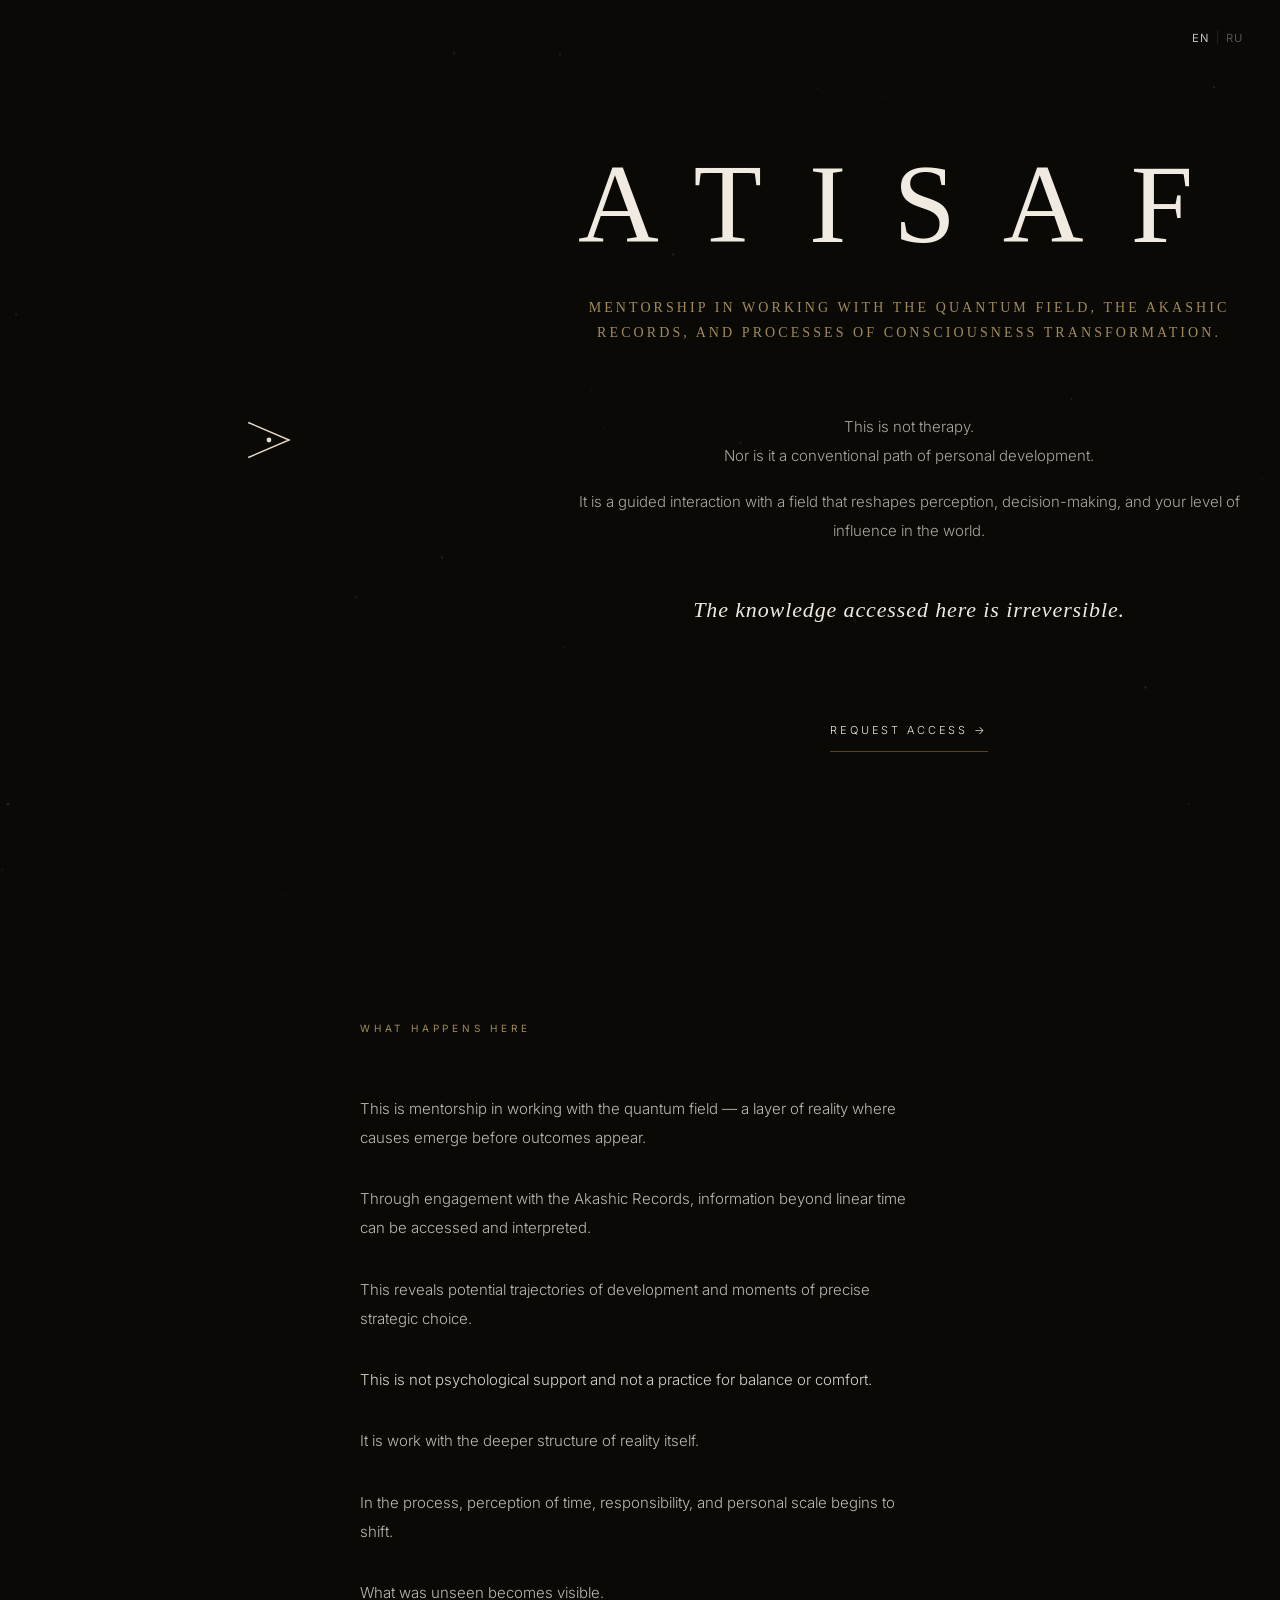
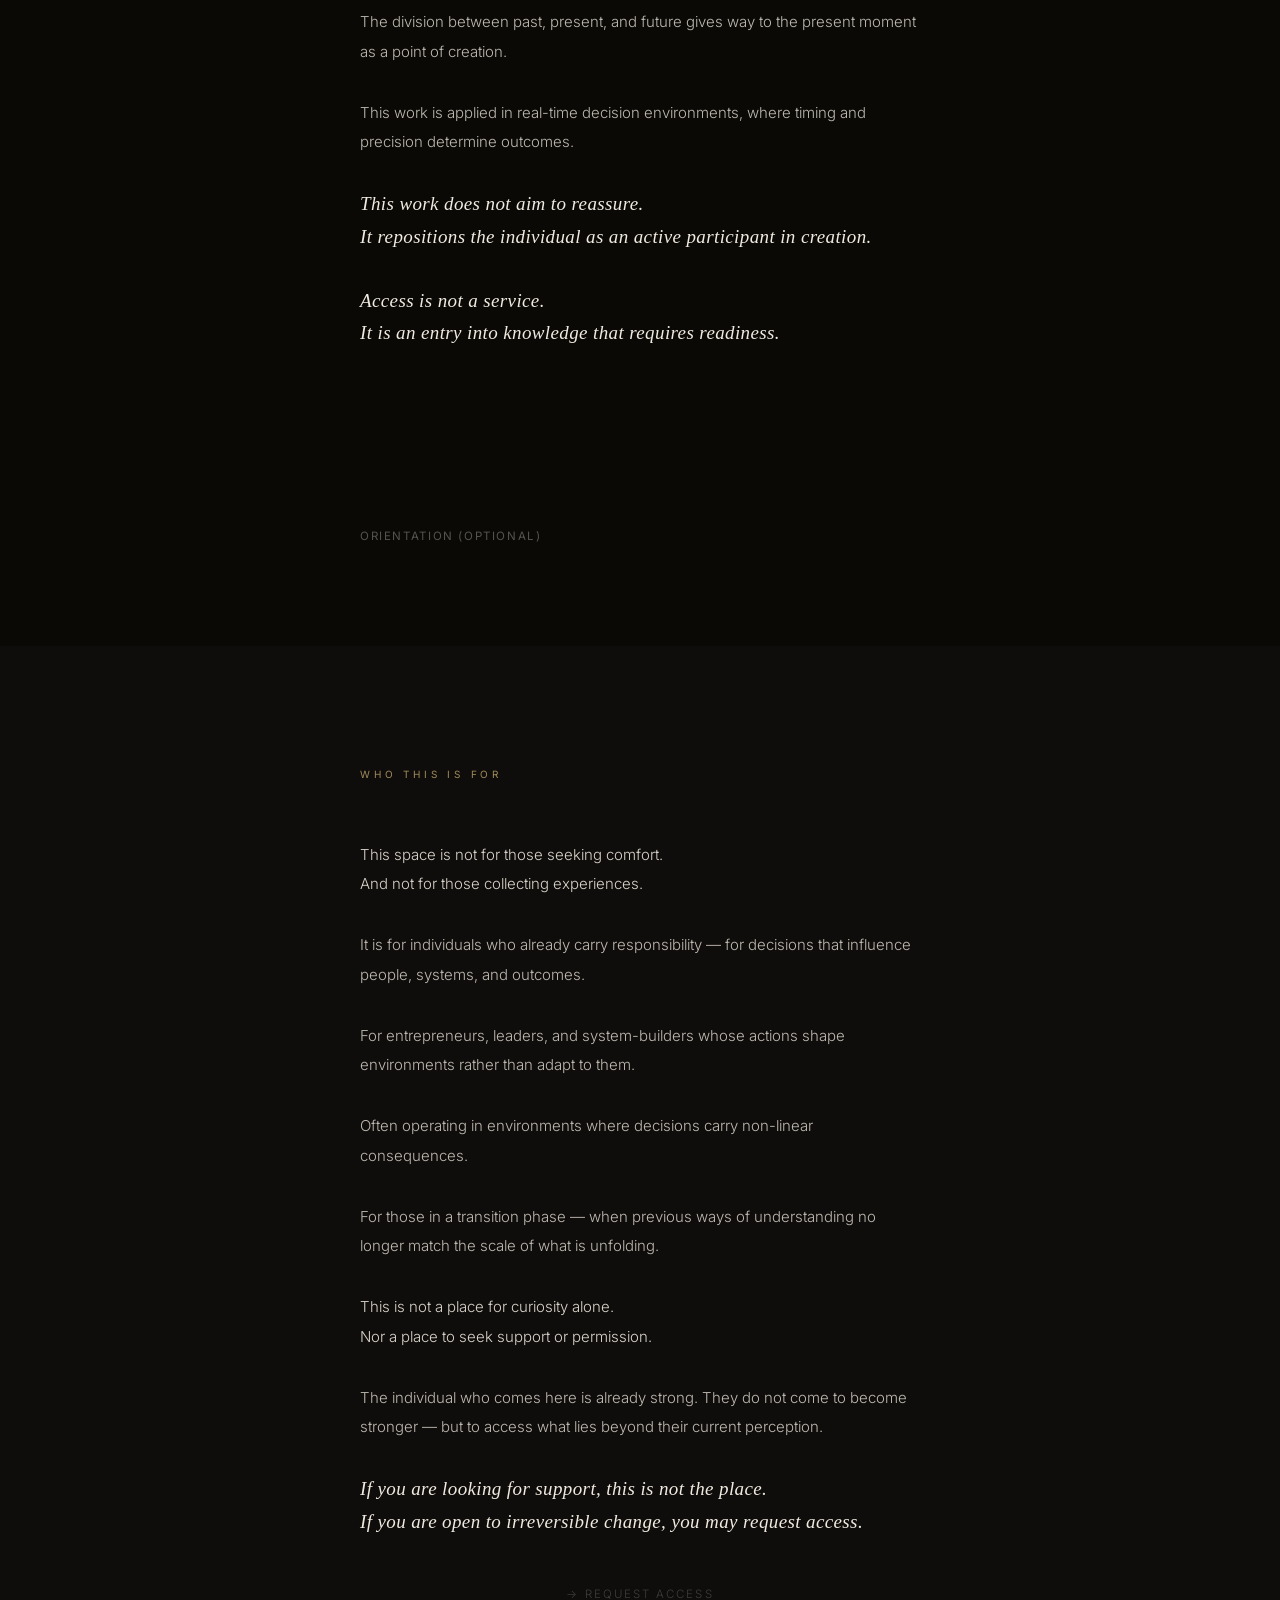
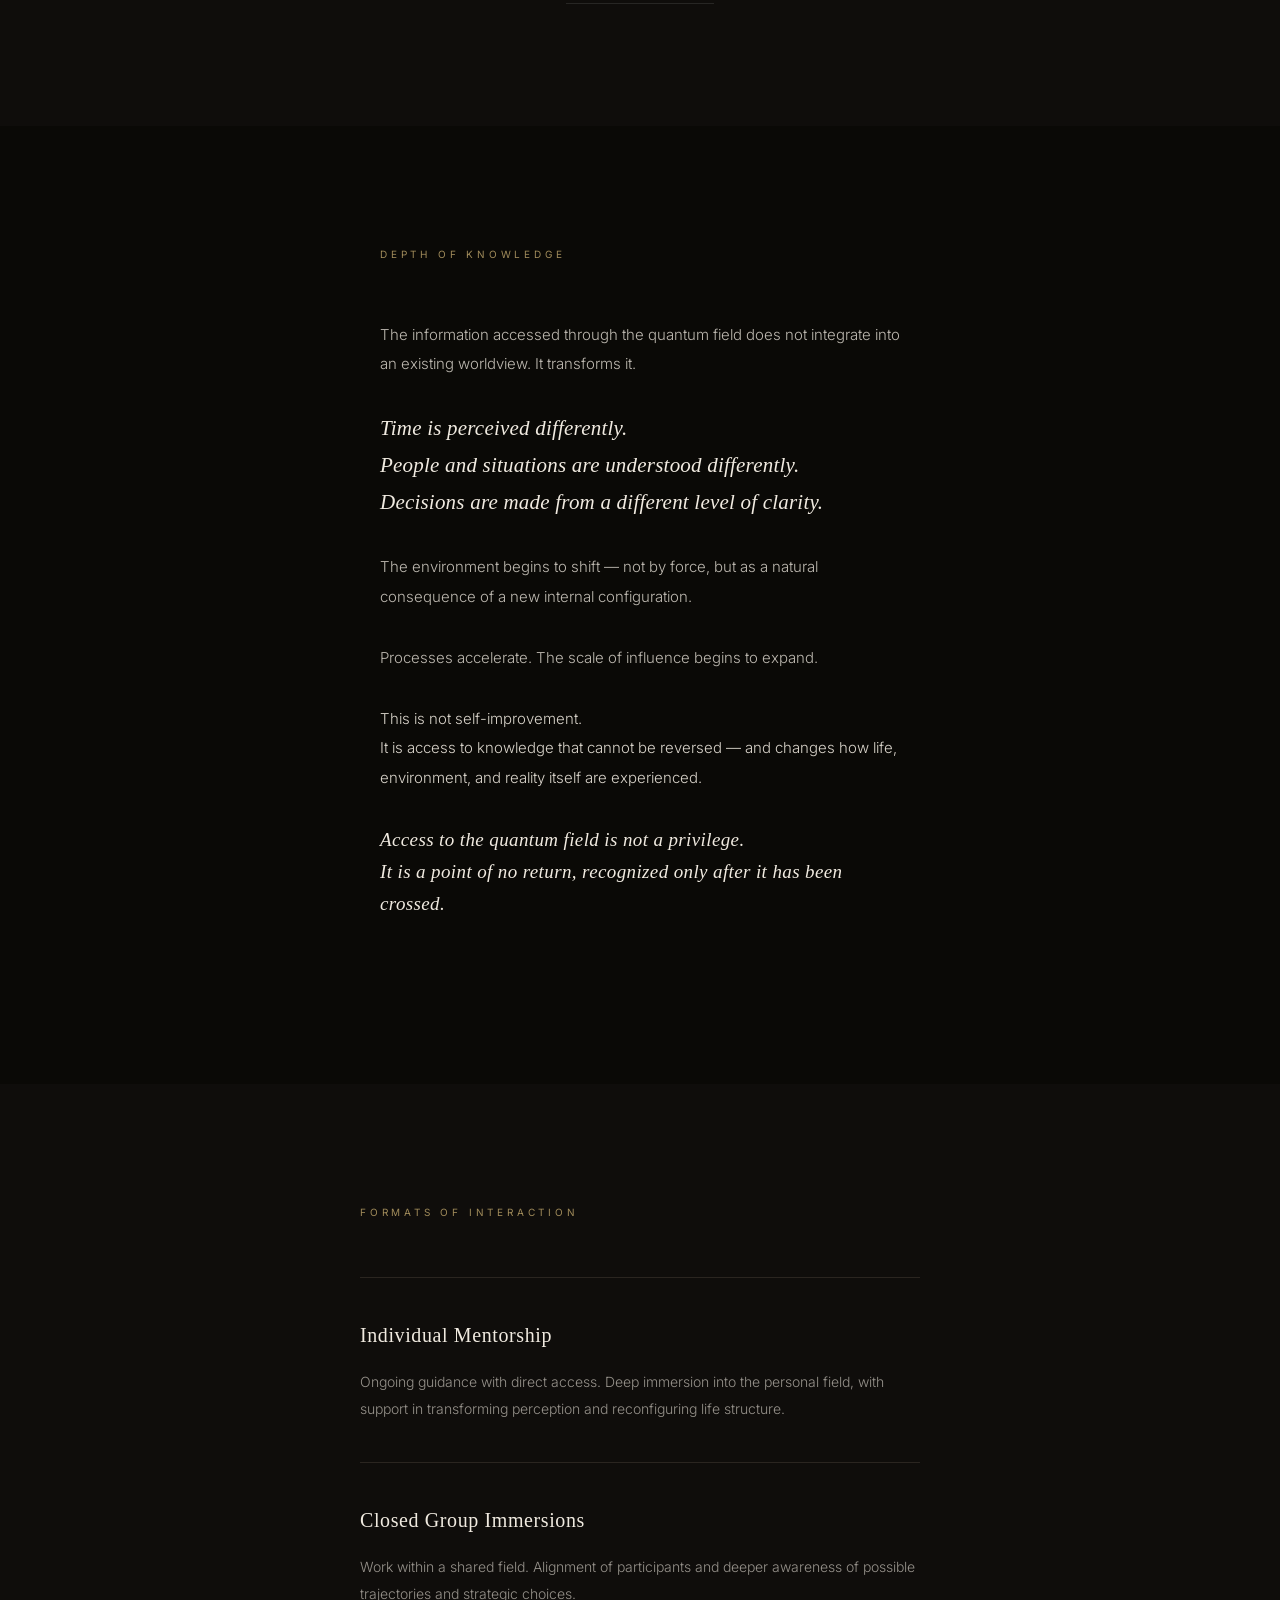
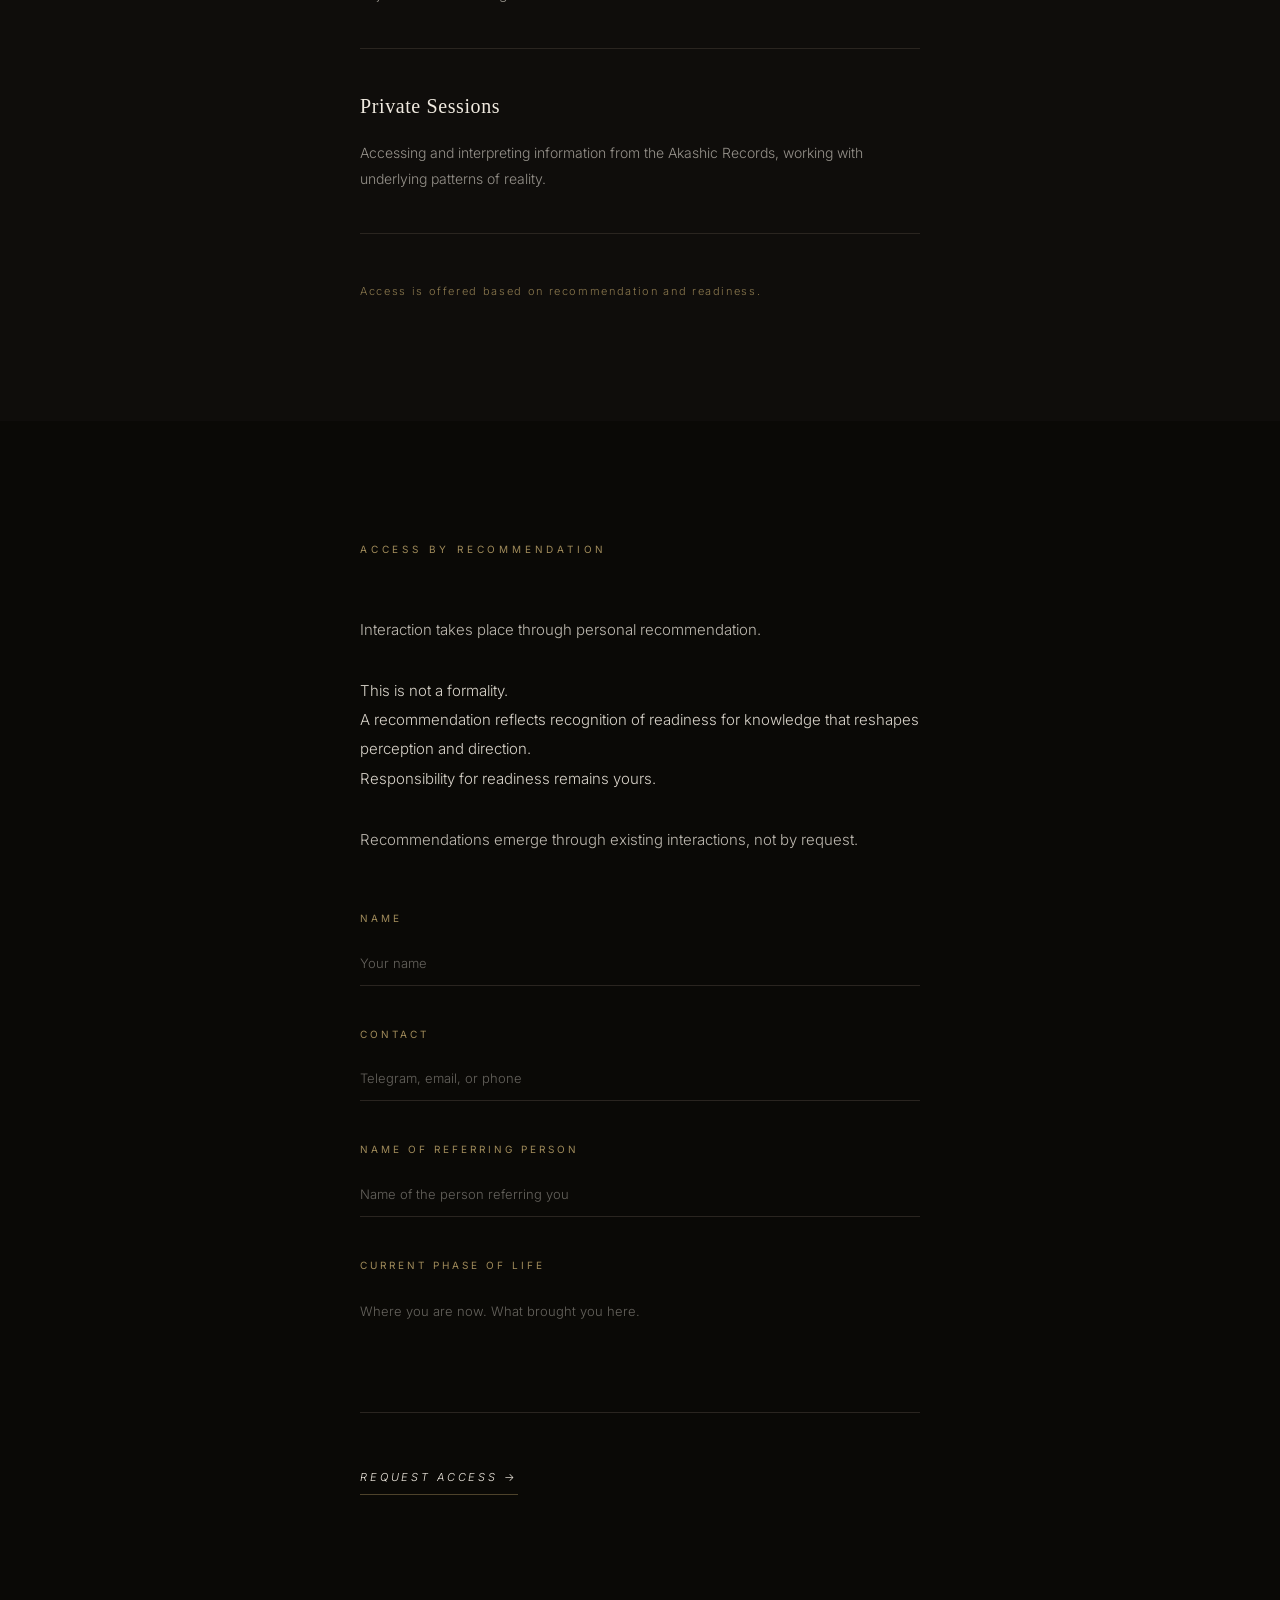
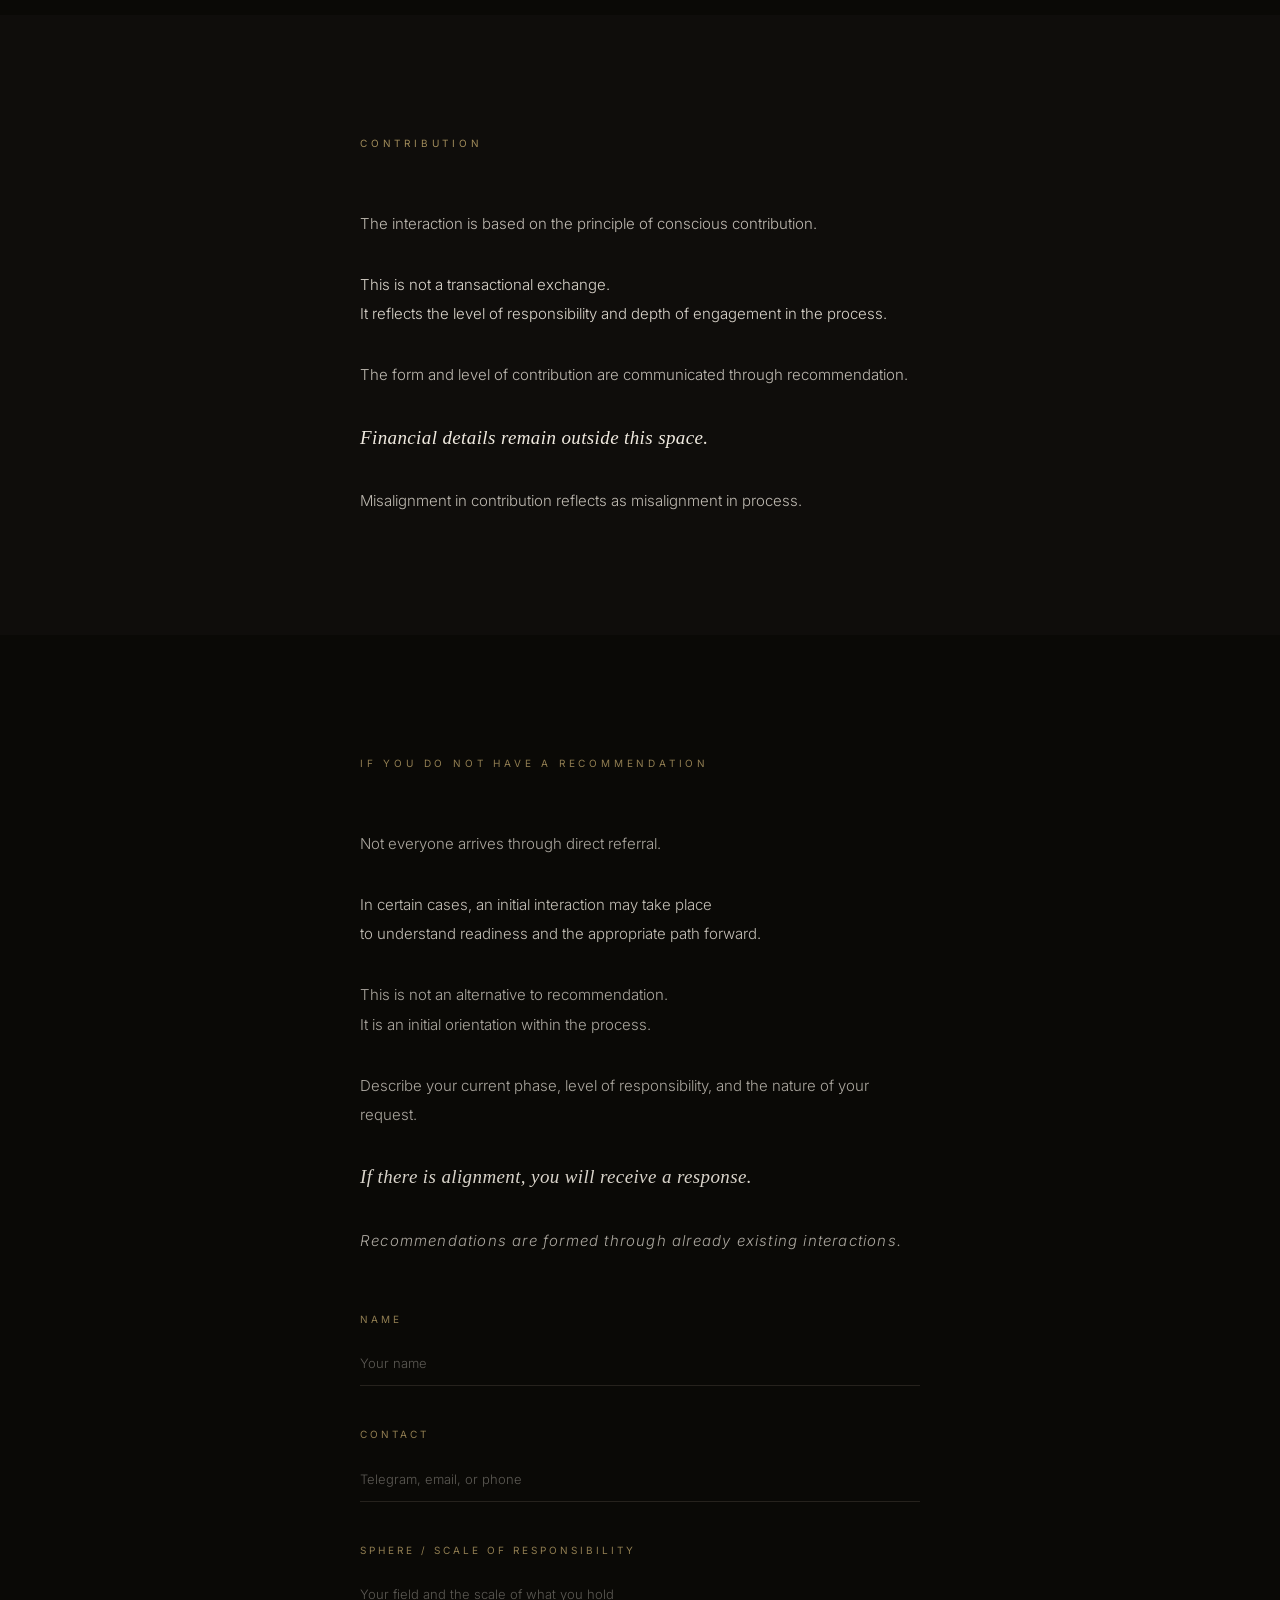
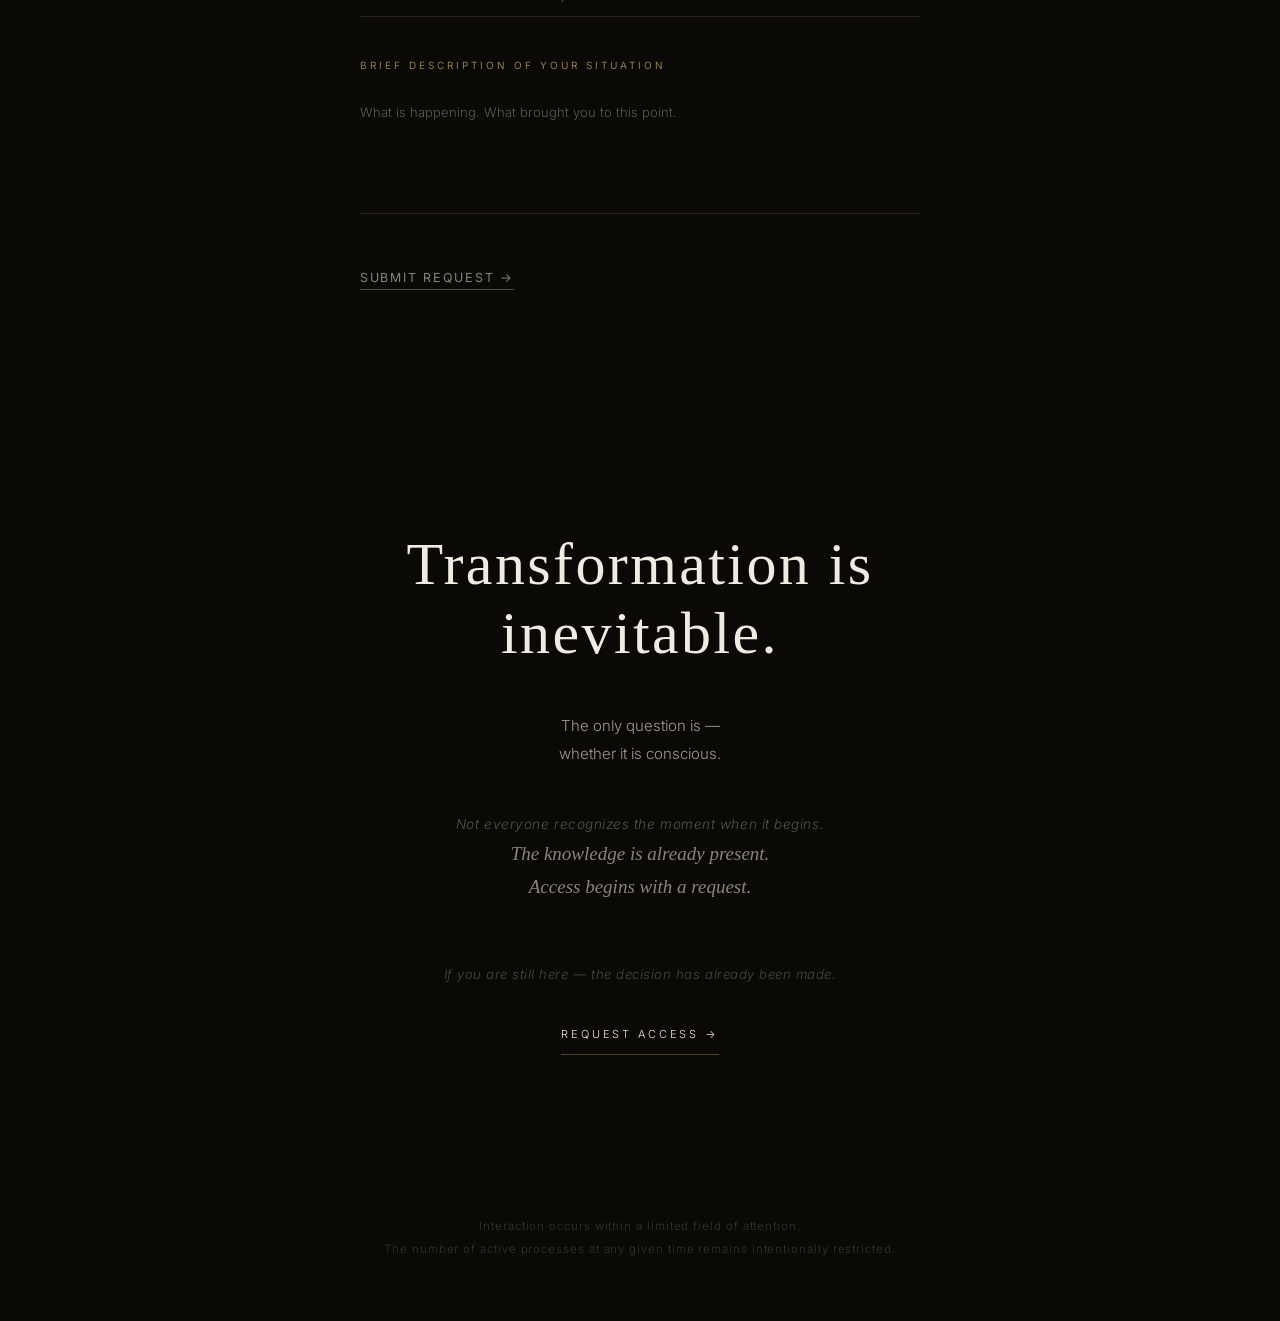
<file: index.html>
<!DOCTYPE html>
<html lang="en">
<head>
    <meta charset="UTF-8">
    <meta name="viewport" content="width=device-width, initial-scale=1.0">
    <meta name="description" content="Mentorship in working with the quantum field and Akashic field. A private space for those ready for irreversible shifts in perception, decision-making, and life direction.">
    <link rel="canonical" href="https://atisaf.com/">
    <meta name="keywords" content="quantum field mentorship, Akashic field, consciousness transformation, decision-making, perception, leadership">
    <meta property="og:title" content="Mentorship in the Quantum Field">
    <meta property="og:description" content="A private space for working with perception, decision-making, and the deeper structure of reality.">
    <meta property="og:type" content="website">
    <meta property="og:url" content="https://atisaf.com/">
    <meta property="og:image" content="og-image-en.png">
    <meta property="og:image:width" content="1200">
    <meta property="og:image:height" content="630">
    <meta name="twitter:card" content="summary_large_image">
    <meta name="twitter:image" content="og-image-en.png">
    <title>Quantum Field Mentorship | Akashic Records &amp; Consciousness Work</title>
    <link rel="icon" type="image/svg+xml" href="/favicon.svg">
    <link rel="shortcut icon" href="/favicon.svg">
    <script type="application/ld+json">
    {
      "@context": "https://schema.org",
      "@type": "Person",
      "name": "Atisaf",
      "description": "Mentorship in the quantum field and Akashic field, focused on consciousness transformation, perception, and decision-making.",
      "url": "https://atisaf.com/",
      "knowsAbout": ["Quantum Field","Akashic Records","Consciousness Transformation","Decision-Making","Perception","Leadership Development"],
      "offers": {
        "@type": "Service",
        "name": "Quantum Field Mentorship",
        "description": "Private mentorship for individuals working with perception, decision-making, and the deeper structure of reality."
      }
    }
    </script>
    <script type="application/ld+json">
    {
      "@context": "https://schema.org",
      "@type": "Service",
      "name": "Quantum Field Mentorship",
      "provider": { "@type": "Person", "name": "Atisaf" },
      "areaServed": "Global",
      "serviceType": "Private Mentorship",
      "description": "Mentorship in the quantum field and Akashic field, focused on consciousness, perception, and strategic decision-making."
    }
    </script>
    <link rel="preconnect" href="https://fonts.googleapis.com">
    <link rel="preconnect" href="https://fonts.gstatic.com" crossorigin>
    <link href="https://fonts.googleapis.com/css2?family=Cormorant+Garant:ital,wght@0,300;0,400;1,300;1,400&family=Inter:wght@300;400&display=swap" rel="stylesheet">
    <link rel="stylesheet" href="style.css">
</head>
<body>

    <div class="lang-switcher">
      <button class="lang-btn active" data-lang="en" onclick="applyLang('en')">EN</button>
      <span class="lang-sep">|</span>
      <button class="lang-btn" data-lang="ru" onclick="applyLang('ru')">RU</button>
    </div>

    <!-- ══════════════════════════════════════
         СЕКЦИЯ 0: HERO
    ══════════════════════════════════════ -->
    <section id="hero">
        <canvas id="particles-canvas"></canvas>
        <div class="logo-header fade-in">
          <svg xmlns="http://www.w3.org/2000/svg" width="44" height="44" viewBox="0 0 92 80">
            <polyline points="4,76 88,40 4,4" fill="none" stroke="#e8dcc8" stroke-width="3" stroke-linejoin="miter" stroke-linecap="square"/>
            <circle cx="46" cy="40" r="5" fill="#e8dcc8"/>
          </svg>
        </div>
        <div class="hero-inner">
            <div class="hero-brand fade-in" data-i18n="heroBrand">ATISAF</div>
            <h1 style="position:absolute;width:1px;height:1px;overflow:hidden;opacity:0;pointer-events:none;">
              Mentorship in the Quantum Field, Akashic Records, and Consciousness Transformation
            </h1>
            <div class="hero-tagline fade-in delay-1" data-i18n="heroTagline">Mentorship in working with the quantum field, the Akashic field, and processes of consciousness transformation.</div>
            <div class="hero-body fade-in delay-2">
                <p data-i18n="heroBody1">This is not therapy.<br>And not a conventional path of personal development.</p>
                <p data-i18n="heroBody2">It is a guided interaction with a field that reshapes perception, decision-making, and the scale of your presence in the world.</p>
                <p class="hero-key" data-i18n="heroKey">The knowledge accessed here is <em>not reversible</em>.</p>
            </div>
            <a href="#recommendation" class="btn-cta fade-in delay-3" data-i18n="heroCta">Request access →</a>
        </div>
    </section>

    <!-- ══════════════════════════════════════
         СЕКЦИЯ 1: ЧТО ЗДЕСЬ ПРОИСХОДИТ
    ══════════════════════════════════════ -->
    <section class="section" id="what">
        <div class="container">
            <div class="fade-in">
                <h2 class="section-label" data-i18n="label1">What Happens Here</h2>
                <div class="prose">
                    <p data-i18n="s1p1">This is mentorship in working with the quantum field — a layer of reality where causes emerge before outcomes appear.</p>
                    <p data-i18n="s1p2">Through engagement with the Akashic field, information beyond linear time can be accessed and interpreted.</p>
                    <p data-i18n="s1p3">This reveals potential trajectories of development and moments of precise strategic choice.</p>
                    <p class="stmt-pair" data-i18n="s1p4">This is not psychological support and not a practice for balance or comfort.</p>
                    <p data-i18n="s1p5">It is work with the deeper structure of reality itself.</p>
                    <p data-i18n="s1p6">In the process, perception of time, responsibility, and personal scale begins to shift.</p>
                    <p data-i18n="s1p7">What was unseen becomes visible.<br>The division between past, present, and future gives way to the present moment as a point of creation.</p>
                    <p data-i18n="s1practice">This work is applied in real-time decision environments, where timing and precision determine outcomes.</p>
                    <p class="stmt-key" data-i18n="s1key1">This work does not aim to reassure.<br>It repositions the individual as an active participant in creation.</p>
                    <p class="stmt-key" data-i18n="s1key2">Access is not a service.<br>It is an entry into knowledge that requires readiness.</p>
                </div>
            </div>
        </div>
    </section>

    <!-- ══════════════════════════════════════
         ОРИЕНТАЦИЯ (раскрывающийся блок)
    ══════════════════════════════════════ -->
    <section class="section orientation-section" id="orientation">
      <div class="container">
        <div class="orientation-block fade-in">

          <button class="orientation-toggle" data-i18n="orientToggle">Orientation (optional)</button>

          <div class="orientation-content">

            <div class="orientation-text">
              <p data-i18n="orient1"></p>
              <p data-i18n="orient2"></p>
              <p data-i18n="orient3"></p>
              <p data-i18n="orient4"></p>
            </div>

            <button class="orientation-deeper-toggle" data-i18n="orientDeeperBtn">Deeper layer →</button>

            <div class="orientation-deeper">
              <p data-i18n="deeper1"></p>
              <p data-i18n="deeper2"></p>
              <p data-i18n="deeper3"></p>
              <p data-i18n="deeper4"></p>
              <p data-i18n="deeper5"></p>
              <p data-i18n="deeper6"></p>
              <div class="deeper-cta">
                <p data-i18n="deeperCta"></p>
                <a href="#recommendation" data-i18n="silentCta"></a>
              </div>
            </div>

          </div>
        </div>
      </div>
    </section>

    <div class="section-bridge fade-in">
      <p data-i18n="bridgeForWhom"></p>
    </div>

    <!-- ══════════════════════════════════════
         СЕКЦИЯ 2: ДЛЯ КОГО
    ══════════════════════════════════════ -->
    <section class="section section-alt" id="for-whom">
        <div class="container">
            <div class="fade-in">
                <h2 class="section-label" data-i18n="label2">Who This Is For</h2>
                <div class="prose">
                    <p class="stmt-pair" data-i18n="s2p1">This space is not for those seeking comfort.<br>And not for those collecting experiences.</p>
                    <p data-i18n="s2p2">It is for individuals who already carry responsibility — for decisions that influence people, systems, and outcomes.</p>
                    <p data-i18n="s2p3">For entrepreneurs, leaders, and system-builders whose actions shape environments rather than adapt to them.</p>
                    <p data-i18n="s2stakes">Often operating in environments where decisions carry non-linear consequences.</p>
                    <p data-i18n="s2p4">For those in a transition phase — when previous ways of understanding no longer match the scale of what is unfolding.</p>
                    <p class="stmt-pair" data-i18n="s2p5">This is not a place for curiosity alone.<br>Not a place to seek support or permission.</p>
                    <p data-i18n="s2p6">The person who comes here is already strong. They do not come to become stronger — but to access what lies beyond their current perception.</p>
                    <p class="stmt-key" data-i18n="s2key">If you are looking for support, this is not the place.<br>If you are open to irreversible change, you may request access.</p>
                </div>
                <div class="silent-cta fade-in">
                  <a href="#recommendation" data-i18n="silentCta"></a>
                </div>
            </div>
        </div>
    </section>

    <!-- ══════════════════════════════════════
         СЕКЦИЯ 3: ГЛУБИНА ЗНАНИЯ
    ══════════════════════════════════════ -->
    <section class="section" id="depth">
        <div class="container">
            <div class="fade-in">
                <h2 class="section-label" data-i18n="label3">Depth of Knowledge</h2>
                <div class="prose">
                    <p data-i18n="s3p1">The information accessed through the quantum field does not integrate into an existing worldview. It transforms it.</p>
                    <p class="stmt-triple" data-i18n="s3triple">Time is perceived differently.<br>People and situations are understood differently.<br>Decisions are made from a different level of clarity.</p>
                    <p data-i18n="s3p2">The environment begins to shift — not by force, but as a natural consequence of a new internal configuration.</p>
                    <p data-i18n="s3p3">Processes accelerate. The scale of influence expands.</p>
                    <p class="stmt-pair" data-i18n="s3p4">This is not self-improvement.<br>It is access to knowledge that changes perception, life direction, and the structure through which reality is experienced.</p>
                    <p class="stmt-key" data-i18n="s3key">Access to the quantum field is not a privilege.<br>It is a <em>point of no return</em>, recognized only after it has been crossed.</p>
                </div>
            </div>
        </div>
    </section>

    <div class="section-bridge fade-in">
      <p data-i18n="bridgeAfterDepth"></p>
    </div>

    <!-- ══════════════════════════════════════
         СЕКЦИЯ 4: ФОРМАТЫ ВЗАИМОДЕЙСТВИЯ
    ══════════════════════════════════════ -->
    <section class="section section-alt" id="formats">
        <div class="container">
            <div class="fade-in">
                <h2 class="section-label" data-i18n="label4">Formats of Interaction</h2>
                <div class="formats-list">
                    <div class="format-item">
                        <h3 class="format-name" data-i18n="format1name">Individual Mentorship</h3>
                        <div class="format-desc" data-i18n="format1desc">Ongoing monthly guidance with direct access. Deep immersion into your personal field, with support in transforming perception and reconfiguring life structure.</div>
                    </div>
                    <div class="format-item">
                        <h3 class="format-name" data-i18n="format2name">Closed Group Immersions</h3>
                        <div class="format-desc" data-i18n="format2desc">Work within a shared field. Alignment of participants and deeper awareness of possible trajectories and strategic choices.</div>
                    </div>
                    <div class="format-item">
                        <h3 class="format-name" data-i18n="format3name">Private Sessions</h3>
                        <div class="format-desc" data-i18n="format3desc">Accessing and translating information from the Akashic field, working with underlying patterns of reality.</div>
                    </div>
                </div>
                <p class="formats-note" data-i18n="formatsNote">Access is offered based on recommendation and readiness.</p>
            </div>
        </div>
    </section>

    <!-- ══════════════════════════════════════
         СЕКЦИЯ 5: ВХОД ПО РЕКОМЕНДАЦИИ
    ══════════════════════════════════════ -->
    <section class="section" id="recommendation">
        <div class="container">
            <div class="fade-in">
                <h2 class="section-label" data-i18n="label5">Access by Recommendation</h2>
                <div class="prose form-intro">
                    <p data-i18n="s5p1">Interaction takes place through personal recommendation.</p>
                    <p class="stmt-pair" data-i18n="s5p2">This is not a formality.<br>The person recommending you confirms your readiness for knowledge that reshapes perception and direction.<br>Responsibility for readiness remains yours.</p>
                    <p data-i18n="s5p3">Recommendations emerge through existing interactions, not by request.</p>
                </div>

                <form id="access-form" action="https://formspree.io/f/mlgwkkbw" method="POST">
                    <div class="field">
                        <label for="name" data-i18n-label="fieldName">Name</label>
                        <input type="text" id="name" name="name" placeholder="Your name" data-i18n-placeholder="placeholderName" required autocomplete="off">
                    </div>
                    <div class="field">
                        <label for="contact" data-i18n-label="fieldContact">Contact</label>
                        <input type="text" id="contact" name="contact" placeholder="Telegram, email, or phone" data-i18n-placeholder="placeholderContact" required autocomplete="off">
                    </div>
                    <div class="field">
                        <label for="recommender" data-i18n-label="fieldRecommender">Name of referring person</label>
                        <input type="text" id="recommender" name="recommender" placeholder="Name of the person referring you" data-i18n-placeholder="placeholderRecommender" required autocomplete="off">
                    </div>
                    <div class="field">
                        <label for="phase" data-i18n-label="fieldPhase">Current phase of life</label>
                        <textarea id="phase" name="phase" rows="4" placeholder="Where you are now. What brought you here." data-i18n-placeholder="placeholderPhase" required></textarea>
                    </div>
                    <div class="field-submit">
                        <button type="submit" class="btn-cta" data-i18n="btnSubmit"><em>Request access</em> →</button>
                    </div>
                </form>

                <div id="form-success" class="form-success" style="display:none;">
                    <p data-i18n="formSuccess">Request received.<br>Further interaction depends on alignment and will follow where appropriate.</p>
                </div>
            </div>
        </div>
    </section>

    <!-- ══════════════════════════════════════
         СЕКЦИЯ 6: ВКЛАД
    ══════════════════════════════════════ -->
    <section class="section section-alt" id="offering">
        <div class="container">
            <div class="fade-in">
                <h2 class="section-label" data-i18n="label6">Contribution</h2>
                <div class="prose">
                    <p data-i18n="s6p1">The interaction is based on the principle of conscious contribution.</p>
                    <p class="stmt-pair" data-i18n="s6p2">This is not a transactional exchange.<br>It reflects the level of responsibility and depth of engagement in the process.</p>
                    <p data-i18n="s6p3">The form and level of contribution are communicated through recommendation.</p>
                    <p class="stmt-key" data-i18n="s6key">Financial details remain outside this space.</p>
                    <p data-i18n="s6final">Misalignment in contribution reflects as misalignment in process.</p>
                </div>
            </div>
        </div>
    </section>

    <!-- ══════════════════════════════════════
         СЕКЦИЯ 7: ЕСЛИ У ВАС НЕТ РЕКОМЕНДАЦИИ
    ══════════════════════════════════════ -->
    <section class="section" id="no-recommendation">
        <div class="container">
            <div class="fade-in">
                <h2 class="section-label" data-i18n="label7">If You Do Not Have a Recommendation</h2>
                <div class="prose form-intro">
                    <p data-i18n="s7p1">Not everyone arrives through direct referral.</p>
                    <p class="stmt-pair" data-i18n="s7p2">In certain cases, an initial interaction may take place<br>to understand readiness and the appropriate path forward.</p>
                    <p data-i18n="s7p3">This is not an alternative to recommendation.<br>It is an initial orientation within the process.</p>
                    <p data-i18n="s7p4">Describe your current phase, level of responsibility, and the nature of your request.</p>
                    <p class="stmt-key" data-i18n="s7key">If there is alignment, you will receive a response.</p>
                    <p class="orientation-note" data-i18n="s7note">Recommendations are formed through already existing interactions.</p>
                </div>

                <form id="orientation-form" action="https://formspree.io/f/mlgwkkbw" method="POST">
                    <input type="hidden" name="_subject" value="Запрос на ориентацию (без рекомендации)">
                    <div class="field">
                        <label for="or-name" data-i18n-label="fieldName">Name</label>
                        <input type="text" id="or-name" name="name" required autocomplete="off" placeholder="Your name" data-i18n-placeholder="placeholderName">
                    </div>
                    <div class="field">
                        <label for="or-contact" data-i18n-label="fieldContact">Contact</label>
                        <input type="text" id="or-contact" name="contact" required autocomplete="off" placeholder="Telegram, email, or phone" data-i18n-placeholder="placeholderContact">
                    </div>
                    <div class="field">
                        <label for="or-scope" data-i18n-label="fieldScope">Sphere / scale of responsibility</label>
                        <input type="text" id="or-scope" name="scope" required autocomplete="off" placeholder="Your field and the scale of what you hold" data-i18n-placeholder="placeholderScope">
                    </div>
                    <div class="field">
                        <label for="or-situation" data-i18n-label="fieldSituation">Brief description of your situation</label>
                        <textarea id="or-situation" name="situation" rows="4" required placeholder="What is happening. What brought you to this point." data-i18n-placeholder="placeholderSituation"></textarea>
                    </div>
                    <div class="field-submit">
                        <button type="submit" class="btn-orientation" data-i18n="btnOrientation">Submit request →</button>
                    </div>
                </form>

                <div id="orientation-success" class="form-success" style="display:none;">
                    <p data-i18n="orientationSuccess">Your request has been received.<br>If there is alignment, you will hear back.</p>
                </div>
            </div>
        </div>
    </section>

    <!-- ══════════════════════════════════════
         СЕКЦИЯ 8: ФИНАЛЬНЫЙ ЭКРАН
    ══════════════════════════════════════ -->
    <section id="final">
        <div class="final-inner fade-in">
            <p class="final-title" data-i18n="finalTitle">Transformation is inevitable.</p>
            <p class="final-sub" data-i18n="finalSub">The only question is —<br>whether it is conscious.</p>
            <p class="final-extra" data-i18n="finalExtra">Not everyone recognizes the moment when it begins.</p>
            <p class="final-note" data-i18n="finalNote">The knowledge is already present.<br>Access begins with a request.</p>
            <p class="final-signal fade-in" data-i18n="finalSignal"></p>
            <a href="#recommendation" class="btn-cta" data-i18n="finalCta">Request access →</a>
        </div>
    </section>

    <div class="authority-signal">
      <p data-i18n="authorityLine1">Interaction occurs within a limited field of attention.</p>
      <p data-i18n="authorityLine2">The number of active processes at any given time remains intentionally restricted.</p>
    </div>
    <script src="main.js"></script>
    <script src="i18n.js"></script>
</body>
</html>
</file>
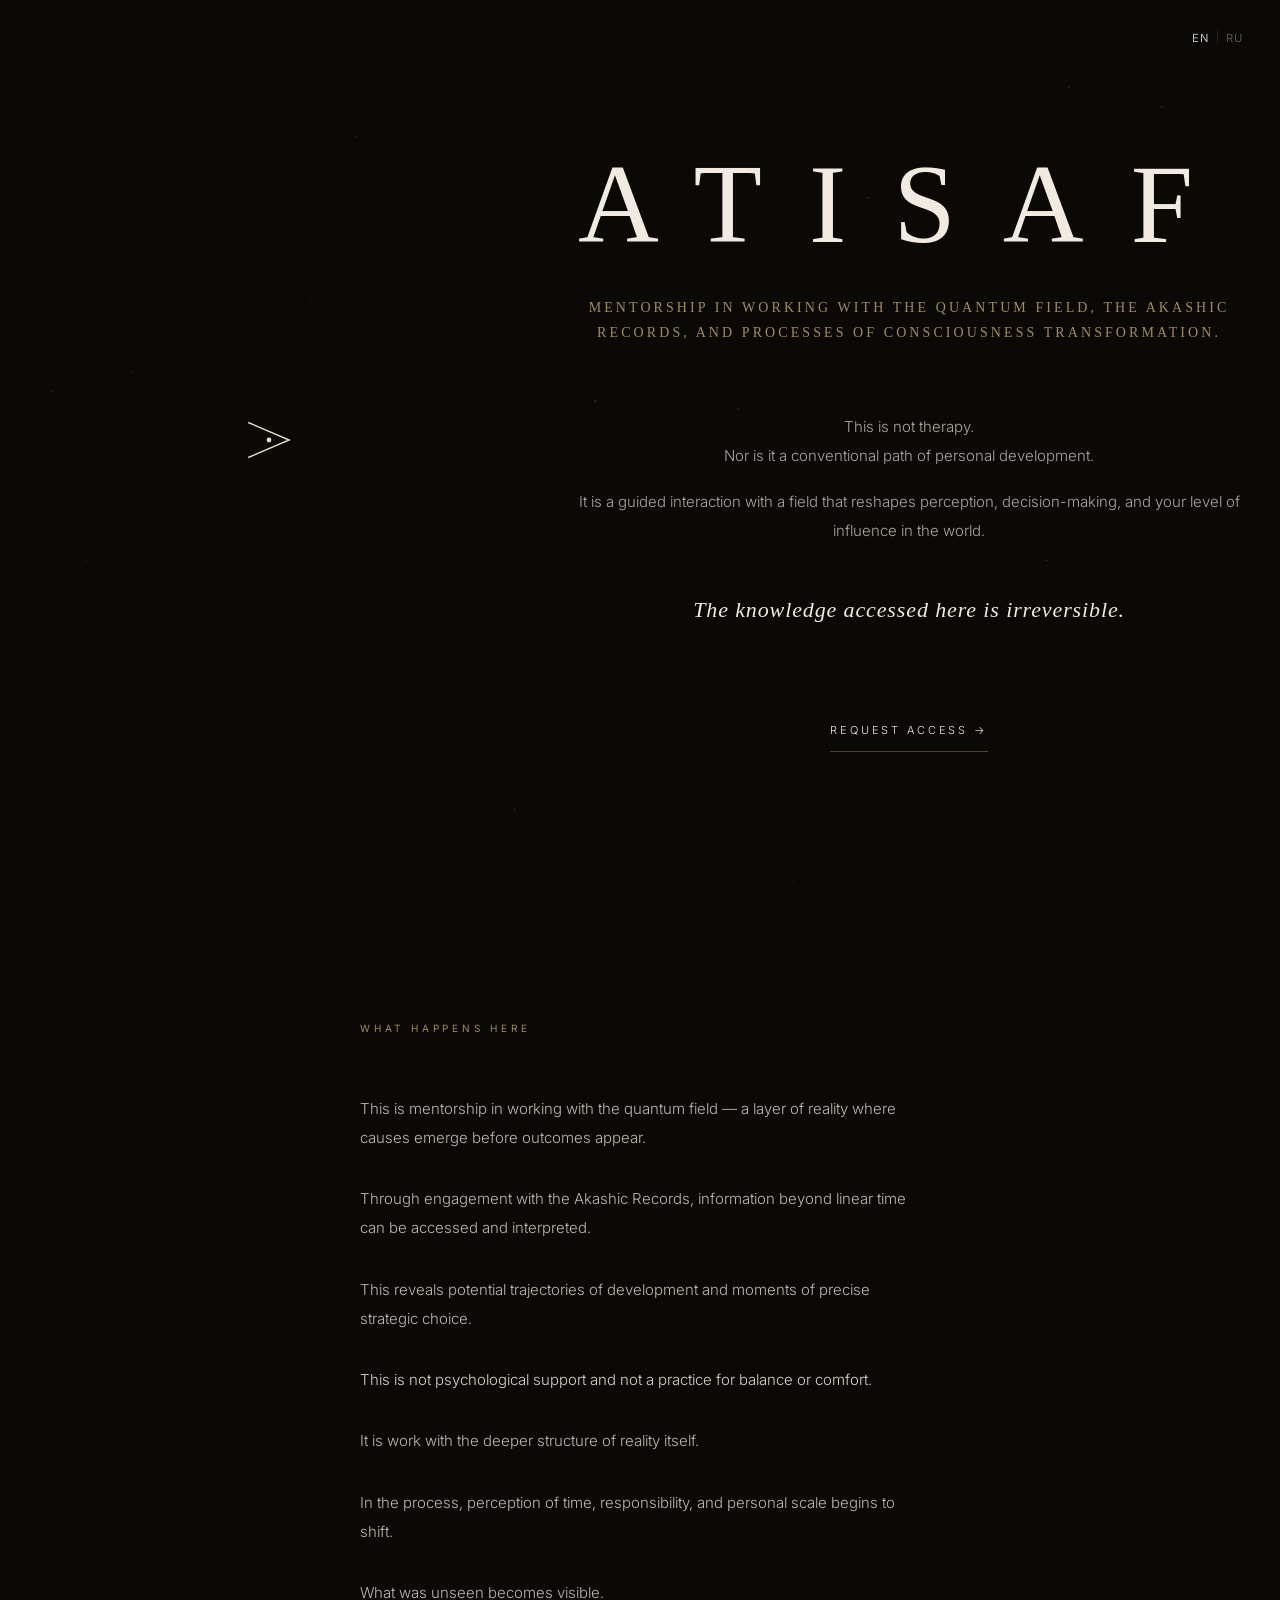
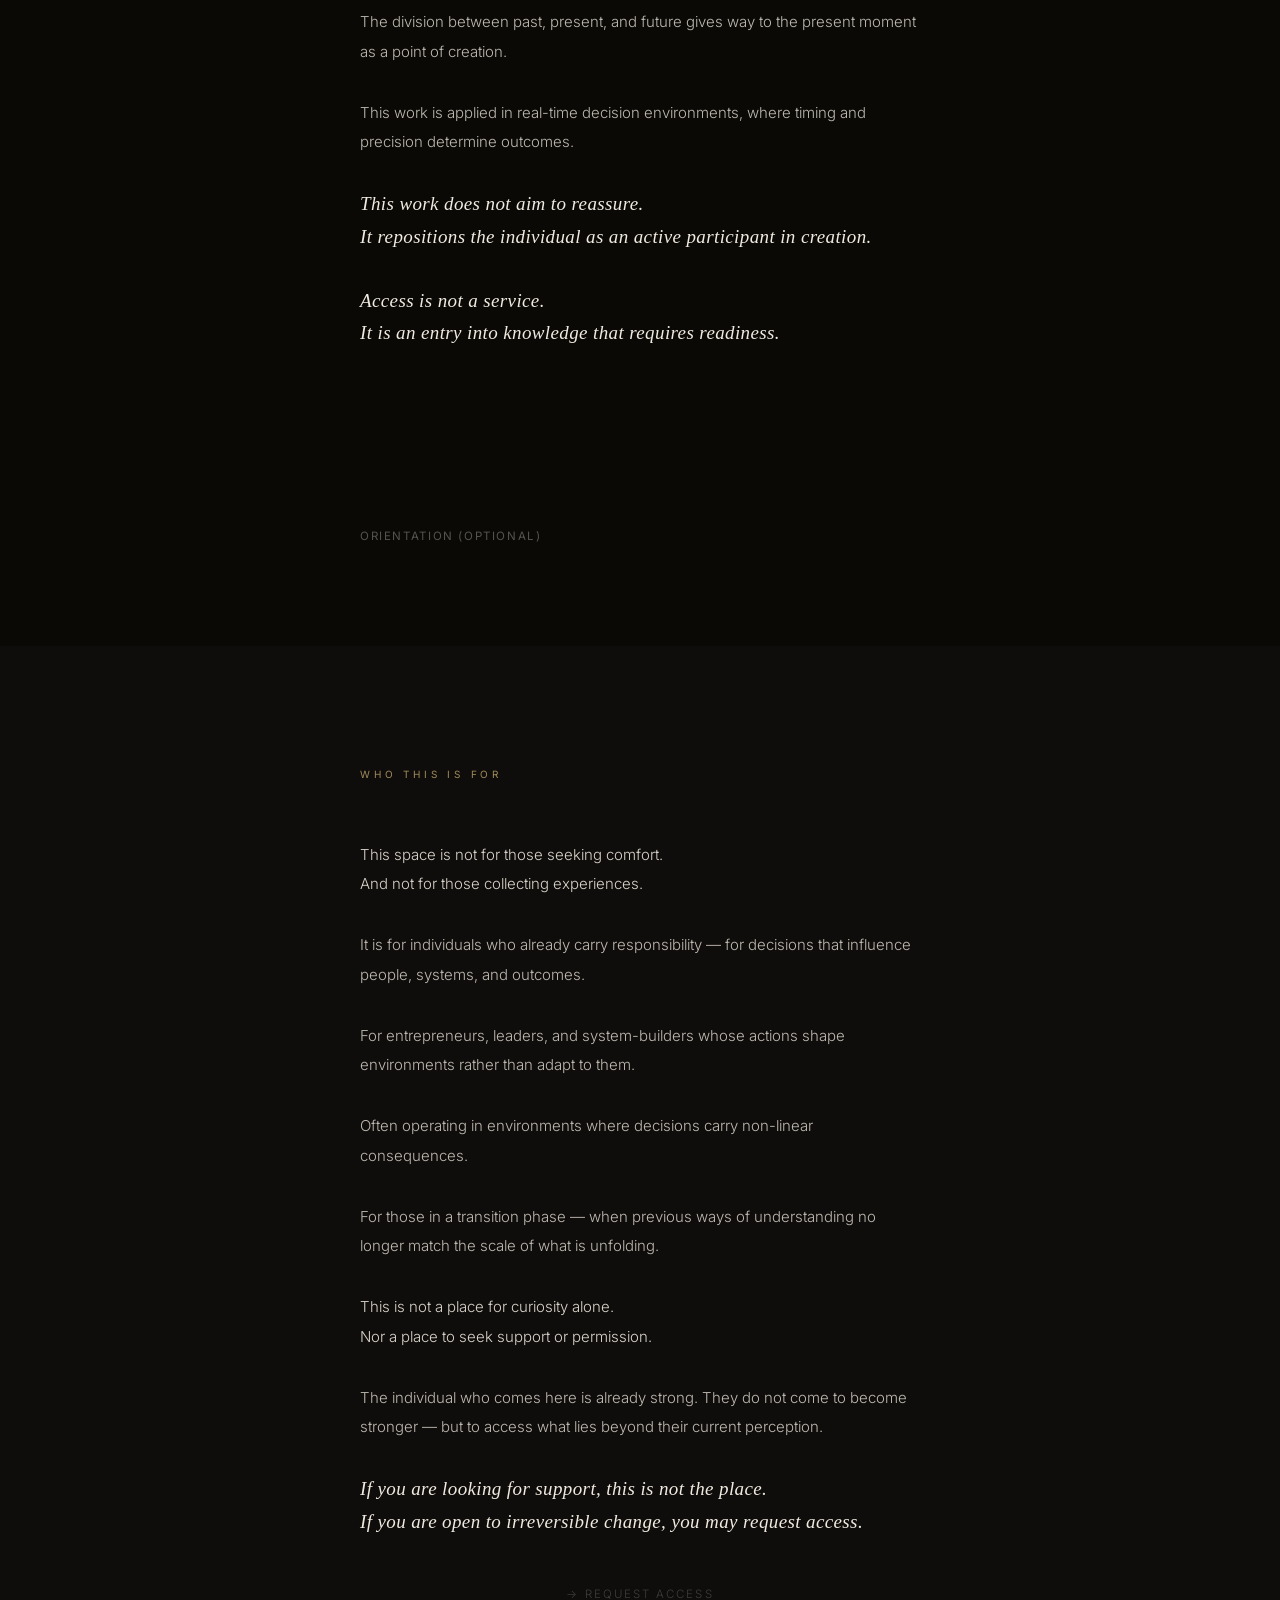
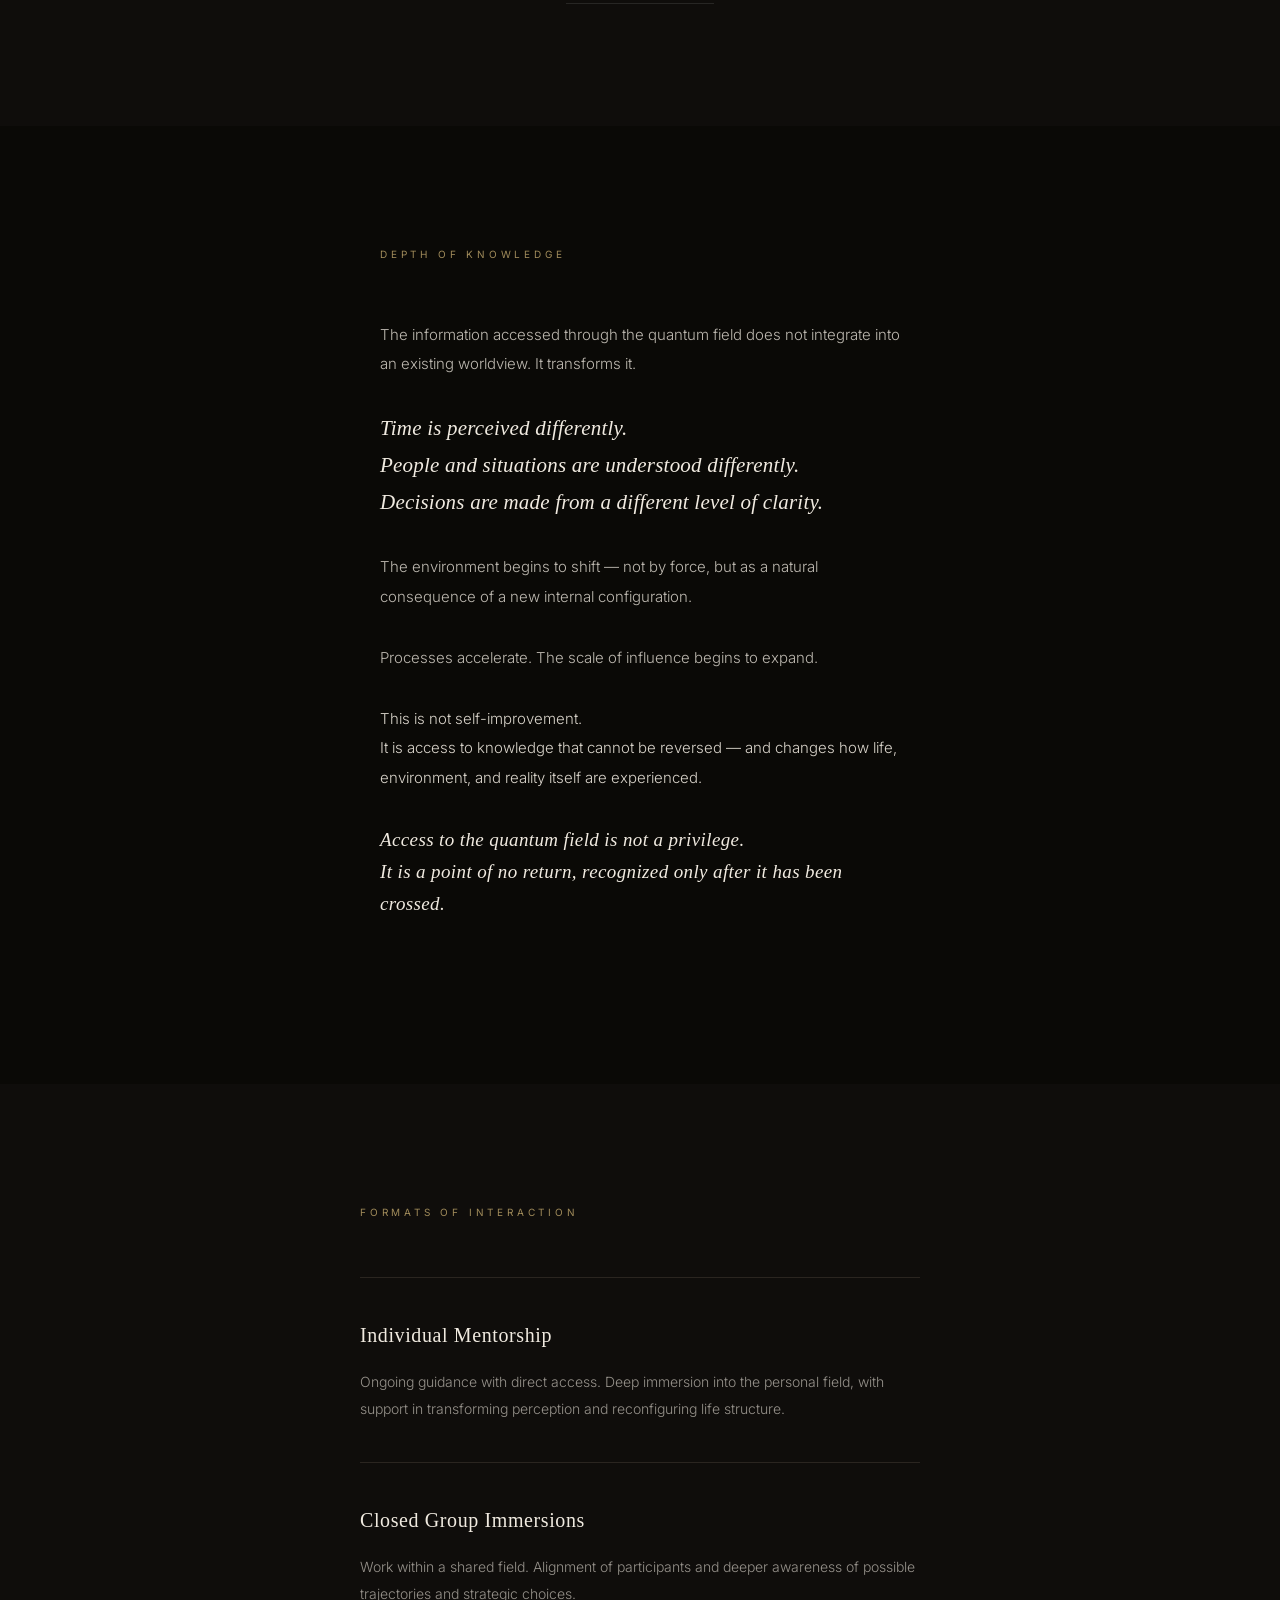
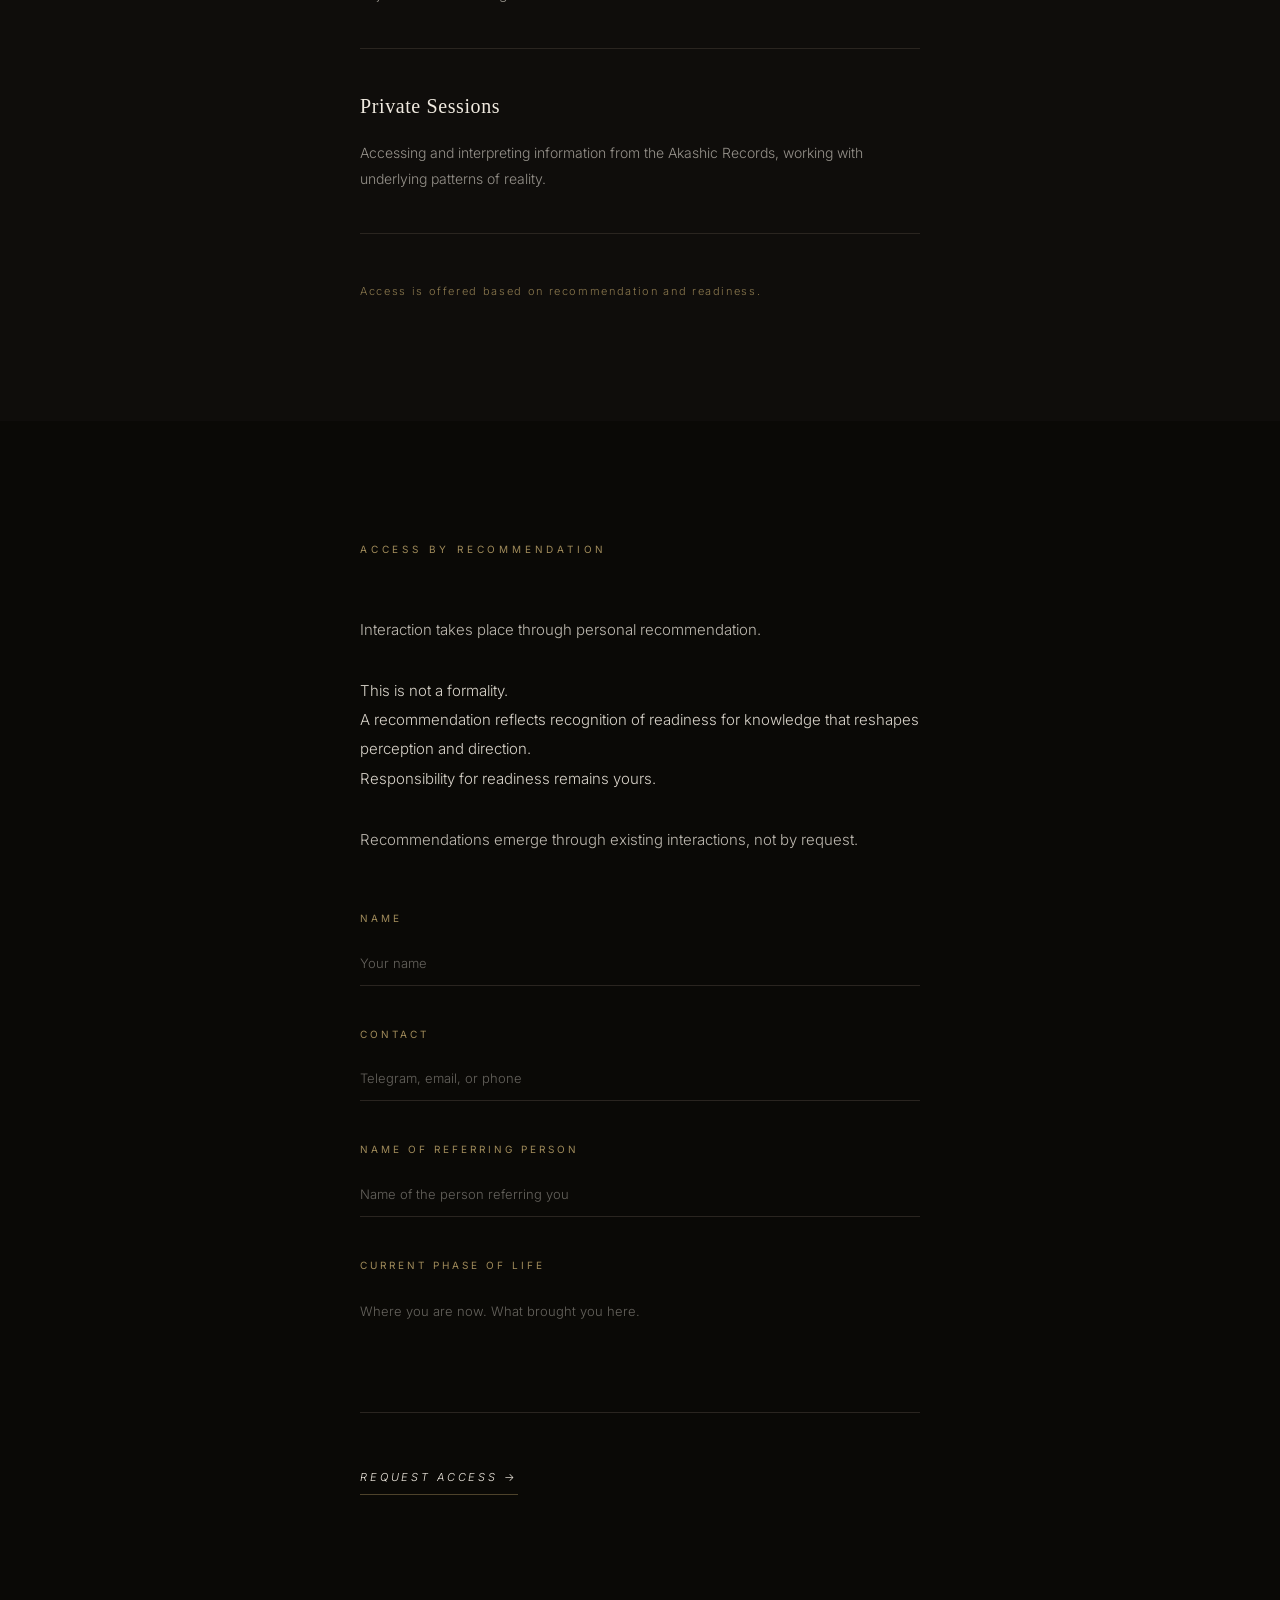
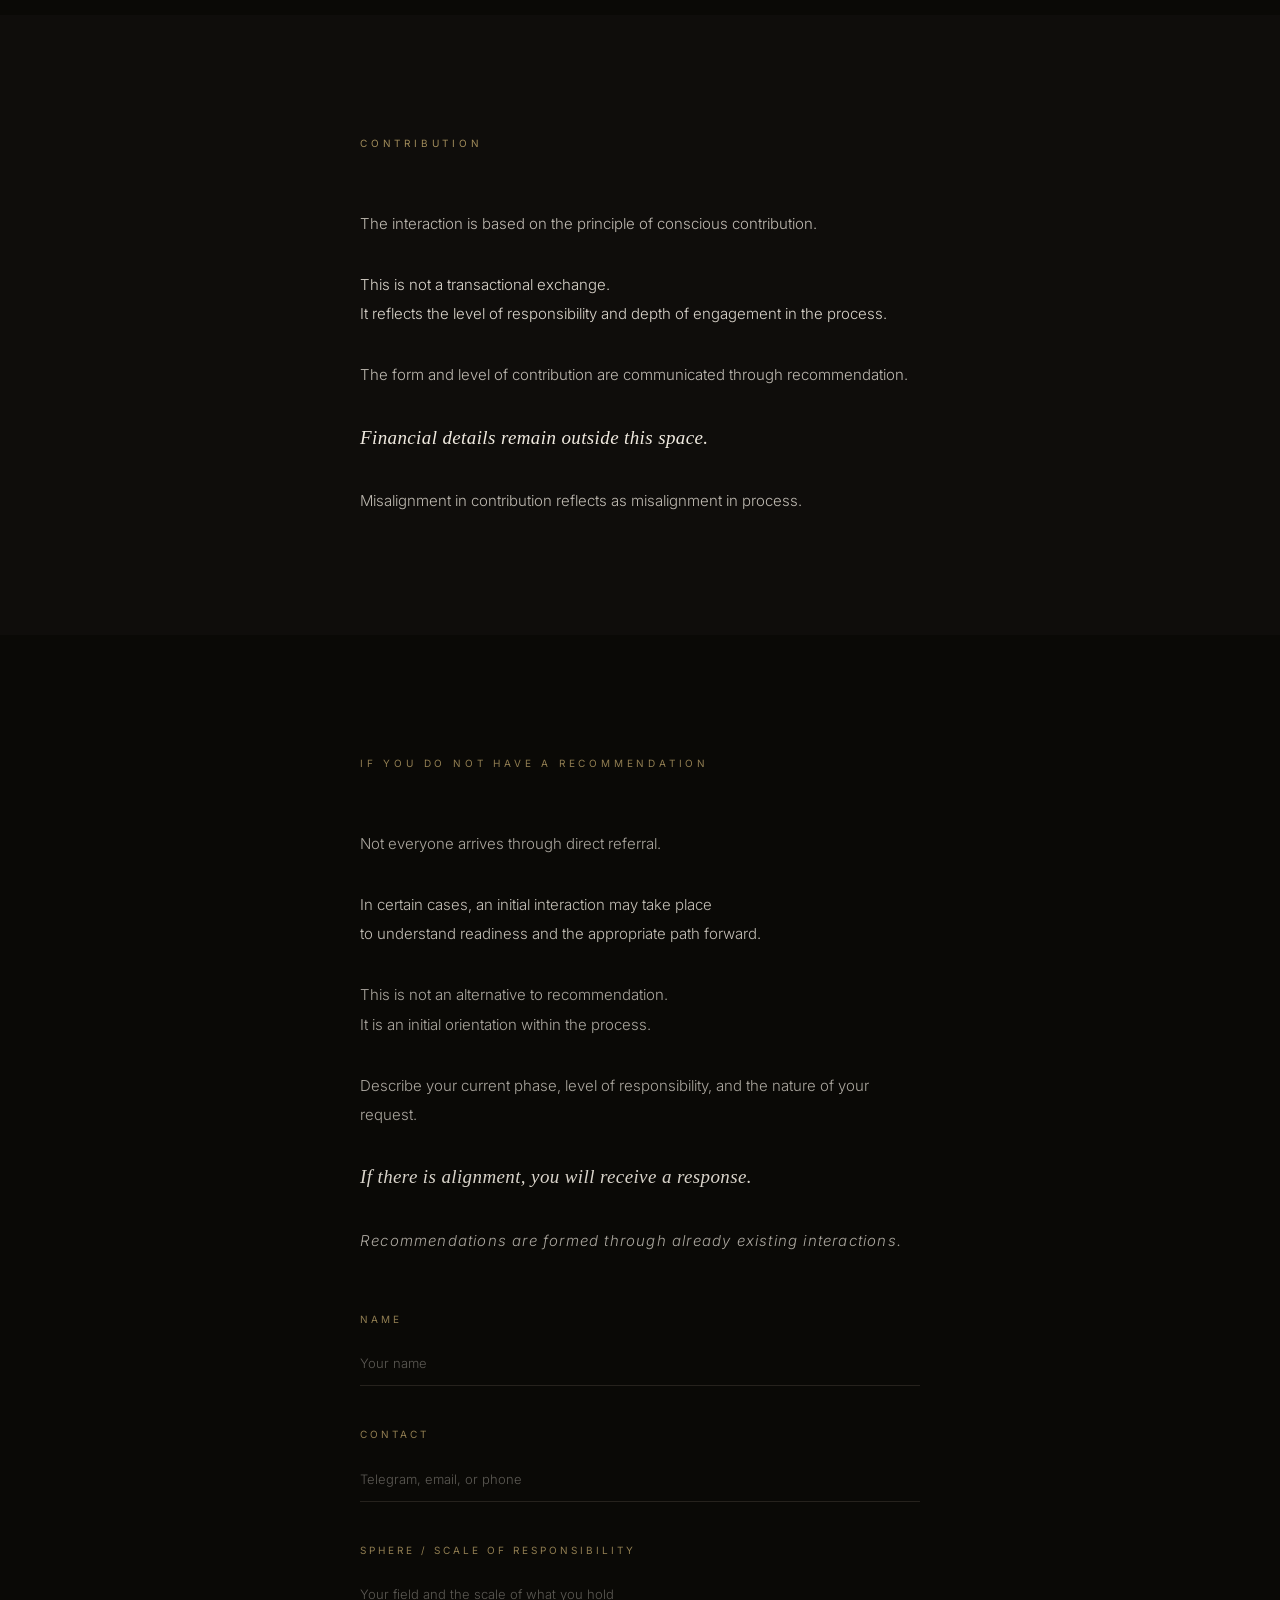
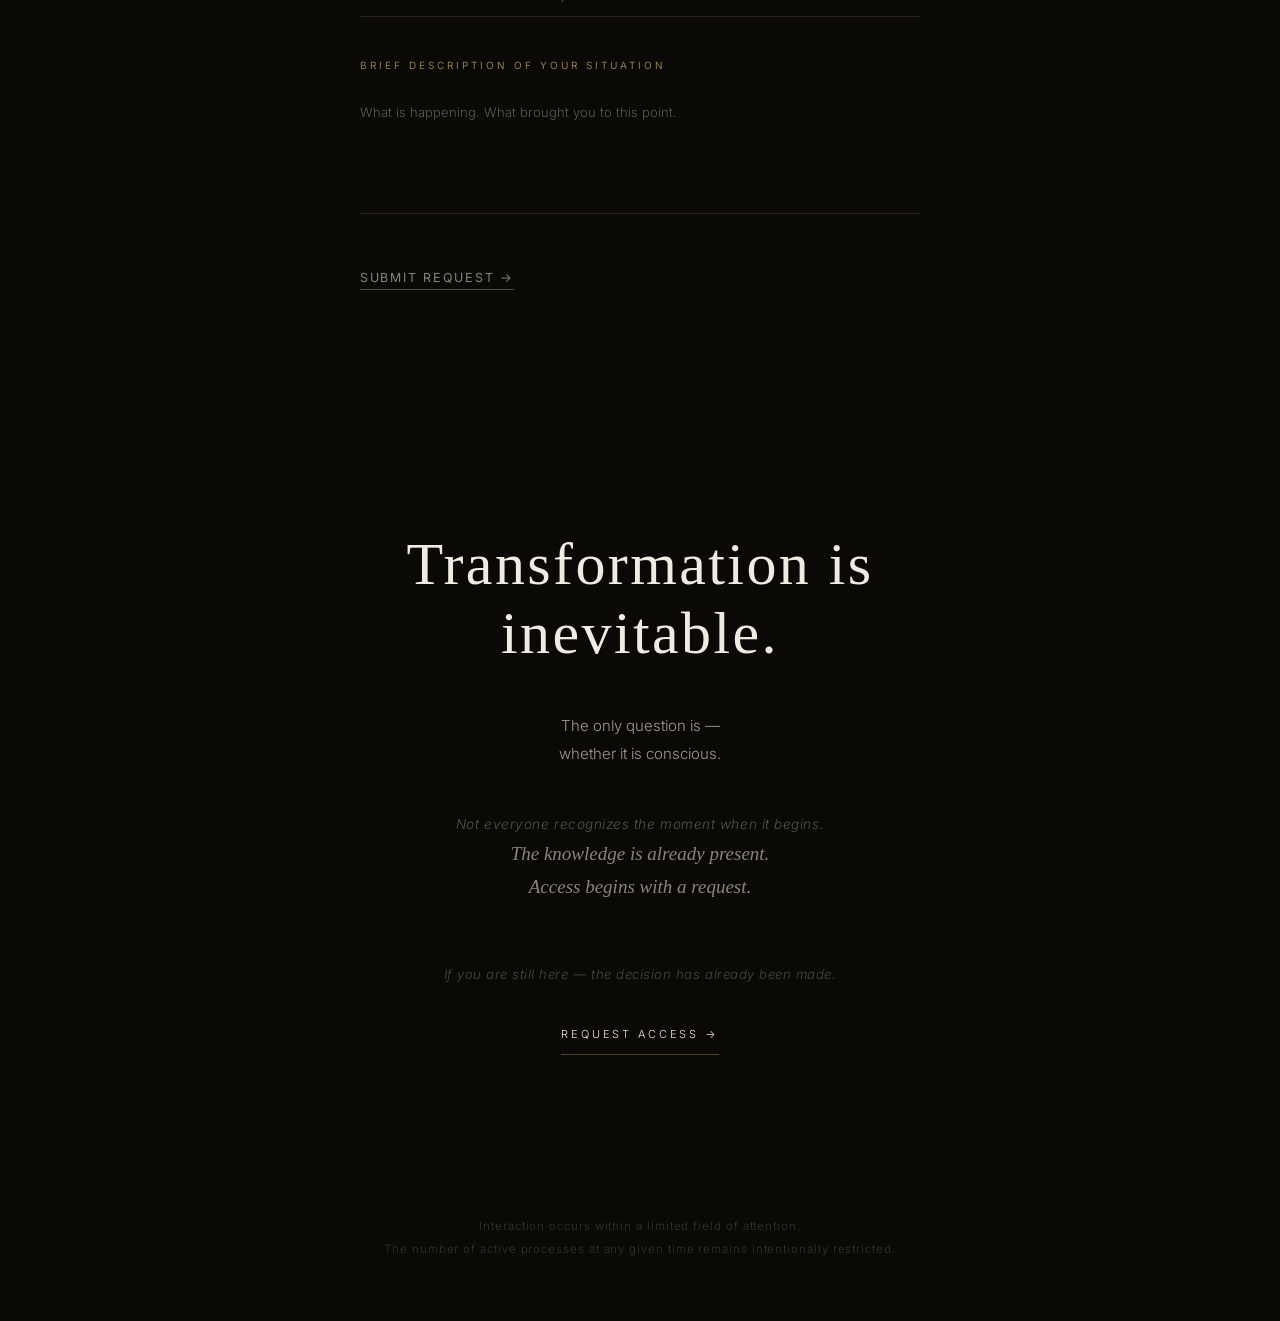
<file: Redesign_1/index.html>
<!DOCTYPE html>
<html lang="en">
<head>
    <meta charset="UTF-8">
    <meta name="viewport" content="width=device-width, initial-scale=1.0">
    <meta name="description" content="Mentorship in working with the quantum field and Akashic field. A private space for those ready for irreversible shifts in perception, decision-making, and life direction.">
    <meta name="keywords" content="quantum field mentorship, Akashic field, consciousness transformation, decision-making, perception, leadership">
    <meta property="og:title" content="Mentorship in the Quantum Field">
    <meta property="og:description" content="A private space for working with perception, decision-making, and the deeper structure of reality.">
    <meta property="og:type" content="website">
    <meta property="og:url" content="https://dimyanusa.github.io/2_project/Redesign_1/">
    <meta property="og:image" content="https://dimyanusa.github.io/2_project/Redesign_1/og-image-en.png">
    <meta property="og:image:width" content="1200">
    <meta property="og:image:height" content="630">
    <meta name="twitter:card" content="summary_large_image">
    <meta name="twitter:image" content="https://dimyanusa.github.io/2_project/Redesign_1/og-image-en.png">
    <title>Quantum Field Mentorship | Akashic Records &amp; Consciousness Work</title>
    <link rel="icon" type="image/svg+xml" href="/favicon.svg">
    <link rel="shortcut icon" href="/favicon.svg">
    <script type="application/ld+json">
    {
      "@context": "https://schema.org",
      "@type": "Person",
      "name": "Atisaf",
      "description": "Mentorship in the quantum field and Akashic field, focused on consciousness transformation, perception, and decision-making.",
      "url": "https://dimyanusa.github.io/2_project/Redesign_1/",
      "knowsAbout": ["Quantum Field","Akashic Records","Consciousness Transformation","Decision-Making","Perception","Leadership Development"],
      "offers": {
        "@type": "Service",
        "name": "Quantum Field Mentorship",
        "description": "Private mentorship for individuals working with perception, decision-making, and the deeper structure of reality."
      }
    }
    </script>
    <script type="application/ld+json">
    {
      "@context": "https://schema.org",
      "@type": "Service",
      "name": "Quantum Field Mentorship",
      "provider": { "@type": "Person", "name": "Atisaf" },
      "areaServed": "Global",
      "serviceType": "Private Mentorship",
      "description": "Mentorship in the quantum field and Akashic field, focused on consciousness, perception, and strategic decision-making."
    }
    </script>
    <link rel="preconnect" href="https://fonts.googleapis.com">
    <link rel="preconnect" href="https://fonts.gstatic.com" crossorigin>
    <link href="https://fonts.googleapis.com/css2?family=Cormorant+Garant:ital,wght@0,300;0,400;1,300;1,400&family=Inter:wght@300;400&display=swap" rel="stylesheet">
    <link rel="stylesheet" href="style.css">
</head>
<body>

    <div class="lang-switcher">
      <button class="lang-btn active" data-lang="en" onclick="applyLang('en')">EN</button>
      <span class="lang-sep">|</span>
      <button class="lang-btn" data-lang="ru" onclick="applyLang('ru')">RU</button>
    </div>

    <!-- ══════════════════════════════════════
         СЕКЦИЯ 0: HERO
    ══════════════════════════════════════ -->
    <section id="hero">
        <canvas id="particles-canvas"></canvas>
        <div class="logo-header fade-in">
          <svg xmlns="http://www.w3.org/2000/svg" width="44" height="44" viewBox="0 0 92 80">
            <polyline points="4,76 88,40 4,4" fill="none" stroke="#e8dcc8" stroke-width="3" stroke-linejoin="miter" stroke-linecap="square"/>
            <circle cx="46" cy="40" r="5" fill="#e8dcc8"/>
          </svg>
        </div>
        <div class="hero-inner">
            <div class="hero-brand fade-in" data-i18n="heroBrand">ATISAF</div>
            <h1 style="position:absolute;width:1px;height:1px;overflow:hidden;opacity:0;pointer-events:none;">
              Mentorship in the Quantum Field, Akashic Records, and Consciousness Transformation
            </h1>
            <div class="hero-tagline fade-in delay-1" data-i18n="heroTagline">Mentorship in working with the quantum field, the Akashic field, and processes of consciousness transformation.</div>
            <div class="hero-body fade-in delay-2">
                <p data-i18n="heroBody1">This is not therapy.<br>And not a conventional path of personal development.</p>
                <p data-i18n="heroBody2">It is a guided interaction with a field that reshapes perception, decision-making, and the scale of your presence in the world.</p>
                <p class="hero-key" data-i18n="heroKey">The knowledge accessed here is <em>not reversible</em>.</p>
            </div>
            <a href="#recommendation" class="btn-cta fade-in delay-3" data-i18n="heroCta">Request access →</a>
        </div>
    </section>

    <!-- ══════════════════════════════════════
         СЕКЦИЯ 1: ЧТО ЗДЕСЬ ПРОИСХОДИТ
    ══════════════════════════════════════ -->
    <section class="section" id="what">
        <div class="container">
            <div class="fade-in">
                <h2 class="section-label" data-i18n="label1">What Happens Here</h2>
                <div class="prose">
                    <p data-i18n="s1p1">This is mentorship in working with the quantum field — a layer of reality where causes emerge before outcomes appear.</p>
                    <p data-i18n="s1p2">Through engagement with the Akashic field, information beyond linear time can be accessed and interpreted.</p>
                    <p data-i18n="s1p3">This reveals potential trajectories of development and moments of precise strategic choice.</p>
                    <p class="stmt-pair" data-i18n="s1p4">This is not psychological support and not a practice for balance or comfort.</p>
                    <p data-i18n="s1p5">It is work with the deeper structure of reality itself.</p>
                    <p data-i18n="s1p6">In the process, perception of time, responsibility, and personal scale begins to shift.</p>
                    <p data-i18n="s1p7">What was unseen becomes visible.<br>The division between past, present, and future gives way to the present moment as a point of creation.</p>
                    <p data-i18n="s1practice">This work is applied in real-time decision environments, where timing and precision determine outcomes.</p>
                    <p class="stmt-key" data-i18n="s1key1">This work does not aim to reassure.<br>It repositions the individual as an active participant in creation.</p>
                    <p class="stmt-key" data-i18n="s1key2">Access is not a service.<br>It is an entry into knowledge that requires readiness.</p>
                </div>
            </div>
        </div>
    </section>

    <!-- ══════════════════════════════════════
         ОРИЕНТАЦИЯ (раскрывающийся блок)
    ══════════════════════════════════════ -->
    <section class="section orientation-section" id="orientation">
      <div class="container">
        <div class="orientation-block fade-in">

          <button class="orientation-toggle" data-i18n="orientToggle">Orientation (optional)</button>

          <div class="orientation-content">

            <div class="orientation-text">
              <p data-i18n="orient1"></p>
              <p data-i18n="orient2"></p>
              <p data-i18n="orient3"></p>
              <p data-i18n="orient4"></p>
            </div>

            <button class="orientation-deeper-toggle" data-i18n="orientDeeperBtn">Deeper layer →</button>

            <div class="orientation-deeper">
              <p data-i18n="deeper1"></p>
              <p data-i18n="deeper2"></p>
              <p data-i18n="deeper3"></p>
              <p data-i18n="deeper4"></p>
              <p data-i18n="deeper5"></p>
              <p data-i18n="deeper6"></p>
              <div class="deeper-cta">
                <p data-i18n="deeperCta"></p>
                <a href="#recommendation" data-i18n="silentCta"></a>
              </div>
            </div>

          </div>
        </div>
      </div>
    </section>

    <div class="section-bridge fade-in">
      <p data-i18n="bridgeForWhom"></p>
    </div>

    <!-- ══════════════════════════════════════
         СЕКЦИЯ 2: ДЛЯ КОГО
    ══════════════════════════════════════ -->
    <section class="section section-alt" id="for-whom">
        <div class="container">
            <div class="fade-in">
                <h2 class="section-label" data-i18n="label2">Who This Is For</h2>
                <div class="prose">
                    <p class="stmt-pair" data-i18n="s2p1">This space is not for those seeking comfort.<br>And not for those collecting experiences.</p>
                    <p data-i18n="s2p2">It is for individuals who already carry responsibility — for decisions that influence people, systems, and outcomes.</p>
                    <p data-i18n="s2p3">For entrepreneurs, leaders, and system-builders whose actions shape environments rather than adapt to them.</p>
                    <p data-i18n="s2stakes">Often operating in environments where decisions carry non-linear consequences.</p>
                    <p data-i18n="s2p4">For those in a transition phase — when previous ways of understanding no longer match the scale of what is unfolding.</p>
                    <p class="stmt-pair" data-i18n="s2p5">This is not a place for curiosity alone.<br>Not a place to seek support or permission.</p>
                    <p data-i18n="s2p6">The person who comes here is already strong. They do not come to become stronger — but to access what lies beyond their current perception.</p>
                    <p class="stmt-key" data-i18n="s2key">If you are looking for support, this is not the place.<br>If you are open to irreversible change, you may request access.</p>
                </div>
                <div class="silent-cta fade-in">
                  <a href="#recommendation" data-i18n="silentCta"></a>
                </div>
            </div>
        </div>
    </section>

    <!-- ══════════════════════════════════════
         СЕКЦИЯ 3: ГЛУБИНА ЗНАНИЯ
    ══════════════════════════════════════ -->
    <section class="section" id="depth">
        <div class="container">
            <div class="fade-in">
                <h2 class="section-label" data-i18n="label3">Depth of Knowledge</h2>
                <div class="prose">
                    <p data-i18n="s3p1">The information accessed through the quantum field does not integrate into an existing worldview. It transforms it.</p>
                    <p class="stmt-triple" data-i18n="s3triple">Time is perceived differently.<br>People and situations are understood differently.<br>Decisions are made from a different level of clarity.</p>
                    <p data-i18n="s3p2">The environment begins to shift — not by force, but as a natural consequence of a new internal configuration.</p>
                    <p data-i18n="s3p3">Processes accelerate. The scale of influence expands.</p>
                    <p class="stmt-pair" data-i18n="s3p4">This is not self-improvement.<br>It is access to knowledge that changes perception, life direction, and the structure through which reality is experienced.</p>
                    <p class="stmt-key" data-i18n="s3key">Access to the quantum field is not a privilege.<br>It is a <em>point of no return</em>, recognized only after it has been crossed.</p>
                </div>
            </div>
        </div>
    </section>

    <div class="section-bridge fade-in">
      <p data-i18n="bridgeAfterDepth"></p>
    </div>

    <!-- ══════════════════════════════════════
         СЕКЦИЯ 4: ФОРМАТЫ ВЗАИМОДЕЙСТВИЯ
    ══════════════════════════════════════ -->
    <section class="section section-alt" id="formats">
        <div class="container">
            <div class="fade-in">
                <h2 class="section-label" data-i18n="label4">Formats of Interaction</h2>
                <div class="formats-list">
                    <div class="format-item">
                        <h3 class="format-name" data-i18n="format1name">Individual Mentorship</h3>
                        <div class="format-desc" data-i18n="format1desc">Ongoing monthly guidance with direct access. Deep immersion into your personal field, with support in transforming perception and reconfiguring life structure.</div>
                    </div>
                    <div class="format-item">
                        <h3 class="format-name" data-i18n="format2name">Closed Group Immersions</h3>
                        <div class="format-desc" data-i18n="format2desc">Work within a shared field. Alignment of participants and deeper awareness of possible trajectories and strategic choices.</div>
                    </div>
                    <div class="format-item">
                        <h3 class="format-name" data-i18n="format3name">Private Sessions</h3>
                        <div class="format-desc" data-i18n="format3desc">Accessing and translating information from the Akashic field, working with underlying patterns of reality.</div>
                    </div>
                </div>
                <p class="formats-note" data-i18n="formatsNote">Access is offered based on recommendation and readiness.</p>
            </div>
        </div>
    </section>

    <!-- ══════════════════════════════════════
         СЕКЦИЯ 5: ВХОД ПО РЕКОМЕНДАЦИИ
    ══════════════════════════════════════ -->
    <section class="section" id="recommendation">
        <div class="container">
            <div class="fade-in">
                <h2 class="section-label" data-i18n="label5">Access by Recommendation</h2>
                <div class="prose form-intro">
                    <p data-i18n="s5p1">Interaction takes place through personal recommendation.</p>
                    <p class="stmt-pair" data-i18n="s5p2">This is not a formality.<br>The person recommending you confirms your readiness for knowledge that reshapes perception and direction.<br>Responsibility for readiness remains yours.</p>
                    <p data-i18n="s5p3">Recommendations emerge through existing interactions, not by request.</p>
                </div>

                <form id="access-form" action="https://formspree.io/f/mlgwkkbw" method="POST">
                    <div class="field">
                        <label for="name" data-i18n-label="fieldName">Name</label>
                        <input type="text" id="name" name="name" placeholder="Your name" data-i18n-placeholder="placeholderName" required autocomplete="off">
                    </div>
                    <div class="field">
                        <label for="contact" data-i18n-label="fieldContact">Contact</label>
                        <input type="text" id="contact" name="contact" placeholder="Telegram, email, or phone" data-i18n-placeholder="placeholderContact" required autocomplete="off">
                    </div>
                    <div class="field">
                        <label for="recommender" data-i18n-label="fieldRecommender">Name of referring person</label>
                        <input type="text" id="recommender" name="recommender" placeholder="Name of the person referring you" data-i18n-placeholder="placeholderRecommender" required autocomplete="off">
                    </div>
                    <div class="field">
                        <label for="phase" data-i18n-label="fieldPhase">Current phase of life</label>
                        <textarea id="phase" name="phase" rows="4" placeholder="Where you are now. What brought you here." data-i18n-placeholder="placeholderPhase" required></textarea>
                    </div>
                    <div class="field-submit">
                        <button type="submit" class="btn-cta" data-i18n="btnSubmit"><em>Request access</em> →</button>
                    </div>
                </form>

                <div id="form-success" class="form-success" style="display:none;">
                    <p data-i18n="formSuccess">Request received.<br>Further interaction depends on alignment and will follow where appropriate.</p>
                </div>
            </div>
        </div>
    </section>

    <!-- ══════════════════════════════════════
         СЕКЦИЯ 6: ВКЛАД
    ══════════════════════════════════════ -->
    <section class="section section-alt" id="offering">
        <div class="container">
            <div class="fade-in">
                <h2 class="section-label" data-i18n="label6">Contribution</h2>
                <div class="prose">
                    <p data-i18n="s6p1">The interaction is based on the principle of conscious contribution.</p>
                    <p class="stmt-pair" data-i18n="s6p2">This is not a transactional exchange.<br>It reflects the level of responsibility and depth of engagement in the process.</p>
                    <p data-i18n="s6p3">The form and level of contribution are communicated through recommendation.</p>
                    <p class="stmt-key" data-i18n="s6key">Financial details remain outside this space.</p>
                    <p data-i18n="s6final">Misalignment in contribution reflects as misalignment in process.</p>
                </div>
            </div>
        </div>
    </section>

    <!-- ══════════════════════════════════════
         СЕКЦИЯ 7: ЕСЛИ У ВАС НЕТ РЕКОМЕНДАЦИИ
    ══════════════════════════════════════ -->
    <section class="section" id="no-recommendation">
        <div class="container">
            <div class="fade-in">
                <h2 class="section-label" data-i18n="label7">If You Do Not Have a Recommendation</h2>
                <div class="prose form-intro">
                    <p data-i18n="s7p1">Not everyone arrives through direct referral.</p>
                    <p class="stmt-pair" data-i18n="s7p2">In certain cases, an initial interaction may take place<br>to understand readiness and the appropriate path forward.</p>
                    <p data-i18n="s7p3">This is not an alternative to recommendation.<br>It is an initial orientation within the process.</p>
                    <p data-i18n="s7p4">Describe your current phase, level of responsibility, and the nature of your request.</p>
                    <p class="stmt-key" data-i18n="s7key">If there is alignment, you will receive a response.</p>
                    <p class="orientation-note" data-i18n="s7note">Recommendations are formed through already existing interactions.</p>
                </div>

                <form id="orientation-form" action="https://formspree.io/f/mlgwkkbw" method="POST">
                    <input type="hidden" name="_subject" value="Запрос на ориентацию (без рекомендации)">
                    <div class="field">
                        <label for="or-name" data-i18n-label="fieldName">Name</label>
                        <input type="text" id="or-name" name="name" required autocomplete="off" placeholder="Your name" data-i18n-placeholder="placeholderName">
                    </div>
                    <div class="field">
                        <label for="or-contact" data-i18n-label="fieldContact">Contact</label>
                        <input type="text" id="or-contact" name="contact" required autocomplete="off" placeholder="Telegram, email, or phone" data-i18n-placeholder="placeholderContact">
                    </div>
                    <div class="field">
                        <label for="or-scope" data-i18n-label="fieldScope">Sphere / scale of responsibility</label>
                        <input type="text" id="or-scope" name="scope" required autocomplete="off" placeholder="Your field and the scale of what you hold" data-i18n-placeholder="placeholderScope">
                    </div>
                    <div class="field">
                        <label for="or-situation" data-i18n-label="fieldSituation">Brief description of your situation</label>
                        <textarea id="or-situation" name="situation" rows="4" required placeholder="What is happening. What brought you to this point." data-i18n-placeholder="placeholderSituation"></textarea>
                    </div>
                    <div class="field-submit">
                        <button type="submit" class="btn-orientation" data-i18n="btnOrientation">Submit request →</button>
                    </div>
                </form>

                <div id="orientation-success" class="form-success" style="display:none;">
                    <p data-i18n="orientationSuccess">Your request has been received.<br>If there is alignment, you will hear back.</p>
                </div>
            </div>
        </div>
    </section>

    <!-- ══════════════════════════════════════
         СЕКЦИЯ 8: ФИНАЛЬНЫЙ ЭКРАН
    ══════════════════════════════════════ -->
    <section id="final">
        <div class="final-inner fade-in">
            <p class="final-title" data-i18n="finalTitle">Transformation is inevitable.</p>
            <p class="final-sub" data-i18n="finalSub">The only question is —<br>whether it is conscious.</p>
            <p class="final-extra" data-i18n="finalExtra">Not everyone recognizes the moment when it begins.</p>
            <p class="final-note" data-i18n="finalNote">The knowledge is already present.<br>Access begins with a request.</p>
            <p class="final-signal fade-in" data-i18n="finalSignal"></p>
            <a href="#recommendation" class="btn-cta" data-i18n="finalCta">Request access →</a>
        </div>
    </section>

    <div class="authority-signal">
      <p data-i18n="authorityLine1">Interaction occurs within a limited field of attention.</p>
      <p data-i18n="authorityLine2">The number of active processes at any given time remains intentionally restricted.</p>
    </div>
    <script src="main.js"></script>
    <script src="i18n.js"></script>
</body>
</html>
</file>
<file: style.css>
/* ============================================================
   АТИСАФ — style.css
   Дизайн-концепция «Поле» | Тёмный минимализм
   ============================================================ */

:root {
    --bg:        #0A0906;
    --bg-alt:    #0F0D0B;
    --text:      #F0EAE0;
    --accent:    #A08B5A;
    --muted:     rgba(240, 234, 224, 0.4);
    --line:      #2A2520;
    --serif:     'Cormorant Garant', Georgia, serif;
    --sans:      'Inter', system-ui, sans-serif;
}

/* ── RESET ─────────────────────────────────── */
*, *::before, *::after {
    box-sizing: border-box;
    margin: 0;
    padding: 0;
}

html {
    scroll-behavior: smooth;
}

body {
    background-color: var(--bg);
    color: var(--text);
    font-family: var(--sans);
    font-weight: 300;
    font-size: 16px;
    line-height: 1.75;
    -webkit-font-smoothing: antialiased;
    -moz-osx-font-smoothing: grayscale;
}

/* ── SCROLLBAR ──────────────────────────────── */
::-webkit-scrollbar { width: 3px; }
::-webkit-scrollbar-track { background: var(--bg); }
::-webkit-scrollbar-thumb { background: var(--line); }

/* ── LAYOUT ─────────────────────────────────── */
.container {
    max-width: 640px;
    margin: 0 auto;
    padding: 0 40px;
}

.section {
    padding: 120px 0;
}

.section-alt {
    background-color: var(--bg-alt);
}

/* ── SECTION LABEL ──────────────────────────── */
.section-label {
    font-family: var(--sans);
    font-size: 10px;
    font-weight: 400;
    letter-spacing: 0.38em;
    text-transform: uppercase;
    color: var(--accent);
    margin-bottom: 56px;
}

/* ── PROSE TEXT ─────────────────────────────── */
.prose p {
    font-size: 15px;
    font-weight: 300;
    line-height: 1.95;
    color: var(--text);
    opacity: 0.78;
    margin-bottom: 32px;
}

.prose p:last-child {
    margin-bottom: 0;
}

/* Contrast pairs: "Это не X. / Это Y." */
.stmt-pair {
    opacity: 0.9 !important;
}

/* Triple rhythm in italics */
.stmt-triple {
    font-family: var(--serif) !important;
    font-style: italic !important;
    font-size: 21px !important;
    line-height: 1.75 !important;
    opacity: 1 !important;
    color: var(--text) !important;
    letter-spacing: 0.01em;
}

/* Key declarations */
.stmt-key {
    font-family: var(--serif) !important;
    font-style: italic !important;
    font-size: 19px !important;
    line-height: 1.7 !important;
    opacity: 1 !important;
    color: var(--text) !important;
    letter-spacing: 0.02em;
}

/* ══════════════════════════════════════════════
   HERO
══════════════════════════════════════════════ */
#hero {
    position: relative;
    min-height: 100vh;
    display: flex;
    align-items: center;
    justify-content: center;
    overflow: hidden;
    text-align: center;
}

#particles-canvas {
    position: absolute;
    inset: 0;
    z-index: 0;
}

.hero-inner {
    width: 100%;
    max-width: 760px;
    margin: 0 auto;
    text-align: center;
    display: flex;
    flex-direction: column;
    align-items: center;
    position: relative;
    z-index: 1;
    padding: 80px 40px;
}

.hero-brand {
    font-family: var(--serif);
    font-weight: 300;
    font-size: clamp(54px, 13vw, 112px);
    letter-spacing: 0.42em;
    color: var(--text);
    margin-bottom: 36px;
    line-height: 1;
}

.hero-tagline {
    font-family: var(--serif);
    font-weight: 300;
    font-size: clamp(11px, 1.6vw, 14px);
    letter-spacing: 0.22em;
    text-transform: uppercase;
    color: var(--accent);
    margin-bottom: 68px;
}

.hero-body {
    margin-bottom: 72px;
}

.hero-body p {
    font-size: 15px;
    font-weight: 300;
    color: var(--text);
    opacity: 0.7;
    margin-bottom: 18px;
    line-height: 1.9;
}

.hero-key {
    font-family: var(--serif) !important;
    font-style: italic !important;
    font-size: 22px !important;
    opacity: 1 !important;
    margin-top: 44px !important;
    color: var(--text) !important;
    letter-spacing: 0.04em;
}

/* ══════════════════════════════════════════════
   CTA BUTTON
══════════════════════════════════════════════ */
.btn-cta {
    display: inline-block;
    font-family: var(--sans);
    font-size: 11px;
    font-weight: 300;
    letter-spacing: 0.26em;
    text-transform: uppercase;
    color: var(--text);
    text-decoration: none;
    padding-bottom: 10px;
    border-bottom: 1px solid rgba(160, 139, 90, 0.45);
    transition: border-color 0.5s ease;
    cursor: pointer;
    background: none;
    border-top: none;
    border-left: none;
    border-right: none;
    outline: none;
}

.btn-cta:hover {
    border-bottom-color: var(--accent);
}

button.btn-cta {
    padding: 0;
    padding-bottom: 10px;
}

/* ══════════════════════════════════════════════
   FORMATS
══════════════════════════════════════════════ */
.formats-list {
    margin-bottom: 48px;
}

.format-item {
    padding: 40px 0;
    border-bottom: 1px solid var(--line);
}

.format-item:first-child {
    border-top: 1px solid var(--line);
}

.format-name {
    font-family: var(--serif);
    font-weight: 400;
    font-size: 20px;
    letter-spacing: 0.03em;
    color: var(--text);
    margin-bottom: 16px;
}

.format-desc {
    font-size: 14px;
    font-weight: 300;
    line-height: 1.9;
    color: var(--text);
    opacity: 0.6;
}

.formats-note {
    font-size: 11px;
    font-weight: 300;
    letter-spacing: 0.15em;
    color: var(--accent);
    opacity: 0.85;
}

/* ══════════════════════════════════════════════
   FORM
══════════════════════════════════════════════ */
.form-intro {
    margin-bottom: 56px;
}

#access-form {
    display: flex;
    flex-direction: column;
    gap: 40px;
}

.field {
    display: flex;
    flex-direction: column;
    gap: 12px;
}

.field label {
    font-size: 10px;
    font-weight: 400;
    letter-spacing: 0.3em;
    text-transform: uppercase;
    color: var(--accent);
}

.field input,
.field textarea {
    background: transparent;
    border: none;
    border-bottom: 1px solid var(--line);
    color: var(--text);
    font-family: var(--sans);
    font-size: 14px;
    font-weight: 300;
    padding: 14px 0;
    outline: none;
    width: 100%;
    transition: border-color 0.35s ease;
    caret-color: var(--accent);
}

.field input::placeholder,
.field textarea::placeholder {
    color: var(--muted);
    font-size: 13px;
}

.field input:focus,
.field textarea:focus {
    border-bottom-color: var(--accent);
}

.field textarea {
    resize: none;
    line-height: 1.75;
    min-height: 80px;
}

.field-submit {
    padding-top: 8px;
}

.form-success {
    margin-top: 56px;
    padding-top: 56px;
    border-top: 1px solid var(--line);
}

.form-success p {
    font-family: var(--serif);
    font-style: italic;
    font-size: 22px;
    line-height: 1.7;
    color: var(--text);
    opacity: 0.75;
}

/* ══════════════════════════════════════════════
   FINAL SECTION
══════════════════════════════════════════════ */
#final {
    min-height: 85vh;
    display: flex;
    align-items: center;
    justify-content: center;
    text-align: center;
    padding: 120px 40px;
}

.final-inner {
    max-width: 560px;
}

.final-title {
    font-family: var(--serif);
    font-weight: 300;
    font-size: clamp(34px, 6vw, 60px);
    letter-spacing: 0.04em;
    color: var(--text);
    margin-bottom: 44px;
    line-height: 1.15;
}

.final-sub {
    font-size: 15px;
    font-weight: 300;
    color: var(--text);
    opacity: 0.65;
    line-height: 1.9;
    margin-bottom: 44px;
}

.final-note {
    font-family: var(--serif);
    font-style: italic;
    font-size: 19px;
    color: var(--text);
    opacity: 0.55;
    line-height: 1.75;
    margin-bottom: 60px;
}

/* ══════════════════════════════════════════════
   FADE-IN ANIMATION
══════════════════════════════════════════════ */
.fade-in {
    opacity: 0;
    transform: translateY(28px);
    transition: opacity 1s ease, transform 1s ease;
}

.fade-in.delay-1 { transition-delay: 0.25s; }
.fade-in.delay-2 { transition-delay: 0.5s; }
.fade-in.delay-3 { transition-delay: 0.75s; }

.fade-in.visible {
    opacity: 1;
    transform: translateY(0);
}

/* ══════════════════════════════════════════════
   RESPONSIVE
══════════════════════════════════════════════ */
/* ── Блок ориентации (без рекомендации) ── */
#no-recommendation {
    opacity: 0.9;
}

.orientation-note {
    font-size: 0.82em;
    letter-spacing: 0.08em;
    color: rgba(255,255,255,0.35);
    margin-top: 2em;
    font-style: italic;
}

.btn-orientation {
    background: transparent;
    border: none;
    border-bottom: 1px solid rgba(255,255,255,0.3);
    color: rgba(255,255,255,0.55);
    font-family: inherit;
    font-size: 0.78em;
    letter-spacing: 0.14em;
    text-transform: uppercase;
    padding: 0.3em 0;
    cursor: pointer;
    transition: color 0.3s, border-color 0.3s;
}

.btn-orientation:hover {
    color: rgba(255,255,255,0.85);
    border-color: rgba(255,255,255,0.6);
}

#orientation-form {
    display: flex;
    flex-direction: column;
    gap: 40px;
}

@media (max-width: 640px) {
    .section {
        padding: 80px 0;
    }
    .container {
        padding: 0 24px;
    }
    #final {
        padding: 80px 24px;
    }
    .hero-inner {
        padding: 80px 24px;
    }
    .hero-brand {
        letter-spacing: 0.28em;
    }
    .stmt-triple {
        font-size: 18px !important;
    }
    .stmt-key {
        font-size: 17px !important;
    }
}

/* ══════════════════════════════════════════════
   LANGUAGE SWITCHER
══════════════════════════════════════════════ */
.lang-switcher {
    position: fixed;
    top: 28px;
    right: 36px;
    z-index: 100;
    display: flex;
    align-items: center;
    gap: 6px;
}
.lang-btn {
    background: none;
    border: none;
    color: rgba(255,255,255,0.3);
    font-family: inherit;
    font-size: 0.7em;
    letter-spacing: 0.14em;
    cursor: pointer;
    padding: 0;
    transition: color 0.3s;
}
.lang-btn:hover { color: rgba(255,255,255,0.7); }
.lang-btn.active { color: rgba(255,255,255,0.75); }
.lang-sep { color: rgba(255,255,255,0.15); font-size: 0.7em; }

/* ══════════════════════════════════════════════
   DEPTH SECTION NARROW
══════════════════════════════════════════════ */
#depth .container { max-width: 600px; margin: 0 auto; }

/* ══════════════════════════════════════════════
   FINAL EXTRA
══════════════════════════════════════════════ */
.final-extra {
    font-size: 0.85em;
    letter-spacing: 0.04em;
    color: rgba(255,255,255,0.3);
    margin-top: 1.5em;
    font-style: italic;
}

/* ══════════════════════════════════════════════
   AUTHORITY SIGNAL
══════════════════════════════════════════════ */
.authority-signal {
    text-align: center;
    padding: 40px 24px 60px;
    opacity: 0.18;
    font-size: 0.72em;
    letter-spacing: 0.08em;
    line-height: 2;
}

/* ══════════════════════════════════════════════
   ORIENTATION BLOCK
══════════════════════════════════════════════ */
.orientation-section { padding: 60px 0; }

.orientation-toggle,
.orientation-deeper-toggle {
    background: none;
    border: none;
    color: rgba(255,255,255,0.3);
    font-family: inherit;
    font-size: 0.72em;
    letter-spacing: 0.14em;
    text-transform: uppercase;
    cursor: pointer;
    padding: 0;
    display: block;
    transition: color 0.3s;
}

.orientation-toggle:hover,
.orientation-deeper-toggle:hover {
    color: rgba(255,255,255,0.6);
}

.orientation-content {
    max-height: 0;
    overflow: hidden;
    opacity: 0;
    transition: max-height 0.7s ease, opacity 0.5s ease;
}

.orientation-block.open .orientation-content {
    max-height: 2000px;
    opacity: 1;
}

.orientation-text p {
    color: rgba(255,255,255,0.45);
    font-size: 0.92em;
    line-height: 2;
    margin: 20px 0;
    letter-spacing: 0.02em;
}

.orientation-deeper-toggle {
    margin-top: 32px;
    margin-bottom: 0;
    color: rgba(255,255,255,0.2);
}

.orientation-deeper {
    max-height: 0;
    overflow: hidden;
    opacity: 0;
    transition: max-height 0.8s ease, opacity 0.6s ease;
    margin-top: 0;
}

.orientation-deeper.open {
    max-height: 2000px;
    opacity: 1;
    margin-top: 32px;
}

.orientation-deeper p {
    color: rgba(168,168,179,0.7);
    font-size: 0.86em;
    line-height: 2.1;
    margin: 18px 0;
    letter-spacing: 0.02em;
}

/* ══════════════════════════════════════════════
   MICRO-BRIDGES & SILENT CTAs
══════════════════════════════════════════════ */
.section-bridge {
    text-align: center;
    padding: 20px 24px 0;
}

.section-bridge p {
    color: rgba(255,255,255,0.22);
    font-size: 0.8em;
    letter-spacing: 0.1em;
    font-style: italic;
    line-height: 1.8;
}

.silent-cta {
    text-align: center;
    padding: 40px 0 0;
}

.silent-cta a,
.deeper-cta a {
    color: rgba(255,255,255,0.2);
    text-decoration: none;
    font-size: 0.72em;
    letter-spacing: 0.18em;
    text-transform: uppercase;
    border-bottom: 1px solid rgba(255,255,255,0.1);
    padding-bottom: 2px;
    transition: color 0.3s, border-color 0.3s;
}

.silent-cta a:hover,
.deeper-cta a:hover {
    color: rgba(255,255,255,0.5);
    border-color: rgba(255,255,255,0.3);
}

.deeper-cta {
    margin-top: 32px;
    padding-top: 24px;
    border-top: 1px solid rgba(255,255,255,0.05);
    text-align: center;
}

.deeper-cta p {
    color: rgba(255,255,255,0.25);
    font-size: 0.82em;
    font-style: italic;
    margin-bottom: 16px;
    letter-spacing: 0.03em;
    line-height: 1.8;
}

.final-signal {
    color: rgba(255,255,255,0.25);
    font-size: 0.82em;
    font-style: italic;
    letter-spacing: 0.04em;
    margin-bottom: 32px;
}

/* ══════════════════════════════════════════════
   UX MESSAGE (behavioural triggers)
══════════════════════════════════════════════ */
.ux-message {
    position: fixed;
    bottom: 36px;
    left: 36px;
    max-width: 300px;
    background: rgba(8,8,10,0.92);
    border: 1px solid rgba(255,255,255,0.07);
    padding: 18px 22px;
    color: rgba(255,255,255,0.55);
    font-size: 0.78em;
    line-height: 1.75;
    letter-spacing: 0.03em;
    opacity: 0;
    transform: translateY(12px);
    transition: opacity 0.5s ease, transform 0.5s ease;
    z-index: 200;
    pointer-events: auto;
}

.ux-message.visible {
    opacity: 1;
    transform: translateY(0);
}

.ux-message p { margin: 0 0 8px; }

.ux-message a {
    color: rgba(255,255,255,0.35);
    text-decoration: none;
    font-size: 0.9em;
    letter-spacing: 0.12em;
    text-transform: uppercase;
    border-bottom: 1px solid rgba(255,255,255,0.15);
    padding-bottom: 1px;
    transition: color 0.3s;
}

.ux-message a:hover { color: rgba(255,255,255,0.7); }

@media (max-width: 640px) {
    .ux-message {
        left: 16px;
        right: 16px;
        max-width: none;
        bottom: 20px;
    }
}

.logo-mark {
  display: block;
  margin: 0 auto 8px;
  opacity: 0.9;
}

.logo-header {
  display: flex;
  justify-content: center;
  align-items: center;
  width: 100%;
  margin-bottom: 20px;
  opacity: 0.75;
  z-index: 2;
  position: relative;
}

.logo-seal {
  display: flex;
  justify-content: center;
  margin-bottom: 32px;
}
</file>
<file: Redesign_1/style.css>
/* ============================================================
   АТИСАФ — style.css
   Дизайн-концепция «Поле» | Тёмный минимализм
   ============================================================ */

:root {
    --bg:        #0A0906;
    --bg-alt:    #0F0D0B;
    --text:      #F0EAE0;
    --accent:    #A08B5A;
    --muted:     rgba(240, 234, 224, 0.4);
    --line:      #2A2520;
    --serif:     'Cormorant Garant', Georgia, serif;
    --sans:      'Inter', system-ui, sans-serif;
}

/* ── RESET ─────────────────────────────────── */
*, *::before, *::after {
    box-sizing: border-box;
    margin: 0;
    padding: 0;
}

html {
    scroll-behavior: smooth;
}

body {
    background-color: var(--bg);
    color: var(--text);
    font-family: var(--sans);
    font-weight: 300;
    font-size: 16px;
    line-height: 1.75;
    -webkit-font-smoothing: antialiased;
    -moz-osx-font-smoothing: grayscale;
}

/* ── SCROLLBAR ──────────────────────────────── */
::-webkit-scrollbar { width: 3px; }
::-webkit-scrollbar-track { background: var(--bg); }
::-webkit-scrollbar-thumb { background: var(--line); }

/* ── LAYOUT ─────────────────────────────────── */
.container {
    max-width: 640px;
    margin: 0 auto;
    padding: 0 40px;
}

.section {
    padding: 120px 0;
}

.section-alt {
    background-color: var(--bg-alt);
}

/* ── SECTION LABEL ──────────────────────────── */
.section-label {
    font-family: var(--sans);
    font-size: 10px;
    font-weight: 400;
    letter-spacing: 0.38em;
    text-transform: uppercase;
    color: var(--accent);
    margin-bottom: 56px;
}

/* ── PROSE TEXT ─────────────────────────────── */
.prose p {
    font-size: 15px;
    font-weight: 300;
    line-height: 1.95;
    color: var(--text);
    opacity: 0.78;
    margin-bottom: 32px;
}

.prose p:last-child {
    margin-bottom: 0;
}

/* Contrast pairs: "Это не X. / Это Y." */
.stmt-pair {
    opacity: 0.9 !important;
}

/* Triple rhythm in italics */
.stmt-triple {
    font-family: var(--serif) !important;
    font-style: italic !important;
    font-size: 21px !important;
    line-height: 1.75 !important;
    opacity: 1 !important;
    color: var(--text) !important;
    letter-spacing: 0.01em;
}

/* Key declarations */
.stmt-key {
    font-family: var(--serif) !important;
    font-style: italic !important;
    font-size: 19px !important;
    line-height: 1.7 !important;
    opacity: 1 !important;
    color: var(--text) !important;
    letter-spacing: 0.02em;
}

/* ══════════════════════════════════════════════
   HERO
══════════════════════════════════════════════ */
#hero {
    position: relative;
    min-height: 100vh;
    display: flex;
    align-items: center;
    justify-content: center;
    overflow: hidden;
    text-align: center;
}

#particles-canvas {
    position: absolute;
    inset: 0;
    z-index: 0;
}

.hero-inner {
    width: 100%;
    max-width: 760px;
    margin: 0 auto;
    text-align: center;
    display: flex;
    flex-direction: column;
    align-items: center;
    position: relative;
    z-index: 1;
    padding: 80px 40px;
}

.hero-brand {
    font-family: var(--serif);
    font-weight: 300;
    font-size: clamp(54px, 13vw, 112px);
    letter-spacing: 0.42em;
    color: var(--text);
    margin-bottom: 36px;
    line-height: 1;
}

.hero-tagline {
    font-family: var(--serif);
    font-weight: 300;
    font-size: clamp(11px, 1.6vw, 14px);
    letter-spacing: 0.22em;
    text-transform: uppercase;
    color: var(--accent);
    margin-bottom: 68px;
}

.hero-body {
    margin-bottom: 72px;
}

.hero-body p {
    font-size: 15px;
    font-weight: 300;
    color: var(--text);
    opacity: 0.7;
    margin-bottom: 18px;
    line-height: 1.9;
}

.hero-key {
    font-family: var(--serif) !important;
    font-style: italic !important;
    font-size: 22px !important;
    opacity: 1 !important;
    margin-top: 44px !important;
    color: var(--text) !important;
    letter-spacing: 0.04em;
}

/* ══════════════════════════════════════════════
   CTA BUTTON
══════════════════════════════════════════════ */
.btn-cta {
    display: inline-block;
    font-family: var(--sans);
    font-size: 11px;
    font-weight: 300;
    letter-spacing: 0.26em;
    text-transform: uppercase;
    color: var(--text);
    text-decoration: none;
    padding-bottom: 10px;
    border-bottom: 1px solid rgba(160, 139, 90, 0.45);
    transition: border-color 0.5s ease;
    cursor: pointer;
    background: none;
    border-top: none;
    border-left: none;
    border-right: none;
    outline: none;
}

.btn-cta:hover {
    border-bottom-color: var(--accent);
}

button.btn-cta {
    padding: 0;
    padding-bottom: 10px;
}

/* ══════════════════════════════════════════════
   FORMATS
══════════════════════════════════════════════ */
.formats-list {
    margin-bottom: 48px;
}

.format-item {
    padding: 40px 0;
    border-bottom: 1px solid var(--line);
}

.format-item:first-child {
    border-top: 1px solid var(--line);
}

.format-name {
    font-family: var(--serif);
    font-weight: 400;
    font-size: 20px;
    letter-spacing: 0.03em;
    color: var(--text);
    margin-bottom: 16px;
}

.format-desc {
    font-size: 14px;
    font-weight: 300;
    line-height: 1.9;
    color: var(--text);
    opacity: 0.6;
}

.formats-note {
    font-size: 11px;
    font-weight: 300;
    letter-spacing: 0.15em;
    color: var(--accent);
    opacity: 0.85;
}

/* ══════════════════════════════════════════════
   FORM
══════════════════════════════════════════════ */
.form-intro {
    margin-bottom: 56px;
}

#access-form {
    display: flex;
    flex-direction: column;
    gap: 40px;
}

.field {
    display: flex;
    flex-direction: column;
    gap: 12px;
}

.field label {
    font-size: 10px;
    font-weight: 400;
    letter-spacing: 0.3em;
    text-transform: uppercase;
    color: var(--accent);
}

.field input,
.field textarea {
    background: transparent;
    border: none;
    border-bottom: 1px solid var(--line);
    color: var(--text);
    font-family: var(--sans);
    font-size: 14px;
    font-weight: 300;
    padding: 14px 0;
    outline: none;
    width: 100%;
    transition: border-color 0.35s ease;
    caret-color: var(--accent);
}

.field input::placeholder,
.field textarea::placeholder {
    color: var(--muted);
    font-size: 13px;
}

.field input:focus,
.field textarea:focus {
    border-bottom-color: var(--accent);
}

.field textarea {
    resize: none;
    line-height: 1.75;
    min-height: 80px;
}

.field-submit {
    padding-top: 8px;
}

.form-success {
    margin-top: 56px;
    padding-top: 56px;
    border-top: 1px solid var(--line);
}

.form-success p {
    font-family: var(--serif);
    font-style: italic;
    font-size: 22px;
    line-height: 1.7;
    color: var(--text);
    opacity: 0.75;
}

/* ══════════════════════════════════════════════
   FINAL SECTION
══════════════════════════════════════════════ */
#final {
    min-height: 85vh;
    display: flex;
    align-items: center;
    justify-content: center;
    text-align: center;
    padding: 120px 40px;
}

.final-inner {
    max-width: 560px;
}

.final-title {
    font-family: var(--serif);
    font-weight: 300;
    font-size: clamp(34px, 6vw, 60px);
    letter-spacing: 0.04em;
    color: var(--text);
    margin-bottom: 44px;
    line-height: 1.15;
}

.final-sub {
    font-size: 15px;
    font-weight: 300;
    color: var(--text);
    opacity: 0.65;
    line-height: 1.9;
    margin-bottom: 44px;
}

.final-note {
    font-family: var(--serif);
    font-style: italic;
    font-size: 19px;
    color: var(--text);
    opacity: 0.55;
    line-height: 1.75;
    margin-bottom: 60px;
}

/* ══════════════════════════════════════════════
   FADE-IN ANIMATION
══════════════════════════════════════════════ */
.fade-in {
    opacity: 0;
    transform: translateY(28px);
    transition: opacity 1s ease, transform 1s ease;
}

.fade-in.delay-1 { transition-delay: 0.25s; }
.fade-in.delay-2 { transition-delay: 0.5s; }
.fade-in.delay-3 { transition-delay: 0.75s; }

.fade-in.visible {
    opacity: 1;
    transform: translateY(0);
}

/* ══════════════════════════════════════════════
   RESPONSIVE
══════════════════════════════════════════════ */
/* ── Блок ориентации (без рекомендации) ── */
#no-recommendation {
    opacity: 0.9;
}

.orientation-note {
    font-size: 0.82em;
    letter-spacing: 0.08em;
    color: rgba(255,255,255,0.35);
    margin-top: 2em;
    font-style: italic;
}

.btn-orientation {
    background: transparent;
    border: none;
    border-bottom: 1px solid rgba(255,255,255,0.3);
    color: rgba(255,255,255,0.55);
    font-family: inherit;
    font-size: 0.78em;
    letter-spacing: 0.14em;
    text-transform: uppercase;
    padding: 0.3em 0;
    cursor: pointer;
    transition: color 0.3s, border-color 0.3s;
}

.btn-orientation:hover {
    color: rgba(255,255,255,0.85);
    border-color: rgba(255,255,255,0.6);
}

#orientation-form {
    display: flex;
    flex-direction: column;
    gap: 40px;
}

@media (max-width: 640px) {
    .section {
        padding: 80px 0;
    }
    .container {
        padding: 0 24px;
    }
    #final {
        padding: 80px 24px;
    }
    .hero-inner {
        padding: 80px 24px;
    }
    .hero-brand {
        letter-spacing: 0.28em;
    }
    .stmt-triple {
        font-size: 18px !important;
    }
    .stmt-key {
        font-size: 17px !important;
    }
}

/* ══════════════════════════════════════════════
   LANGUAGE SWITCHER
══════════════════════════════════════════════ */
.lang-switcher {
    position: fixed;
    top: 28px;
    right: 36px;
    z-index: 100;
    display: flex;
    align-items: center;
    gap: 6px;
}
.lang-btn {
    background: none;
    border: none;
    color: rgba(255,255,255,0.3);
    font-family: inherit;
    font-size: 0.7em;
    letter-spacing: 0.14em;
    cursor: pointer;
    padding: 0;
    transition: color 0.3s;
}
.lang-btn:hover { color: rgba(255,255,255,0.7); }
.lang-btn.active { color: rgba(255,255,255,0.75); }
.lang-sep { color: rgba(255,255,255,0.15); font-size: 0.7em; }

/* ══════════════════════════════════════════════
   DEPTH SECTION NARROW
══════════════════════════════════════════════ */
#depth .container { max-width: 600px; margin: 0 auto; }

/* ══════════════════════════════════════════════
   FINAL EXTRA
══════════════════════════════════════════════ */
.final-extra {
    font-size: 0.85em;
    letter-spacing: 0.04em;
    color: rgba(255,255,255,0.3);
    margin-top: 1.5em;
    font-style: italic;
}

/* ══════════════════════════════════════════════
   AUTHORITY SIGNAL
══════════════════════════════════════════════ */
.authority-signal {
    text-align: center;
    padding: 40px 24px 60px;
    opacity: 0.18;
    font-size: 0.72em;
    letter-spacing: 0.08em;
    line-height: 2;
}

/* ══════════════════════════════════════════════
   ORIENTATION BLOCK
══════════════════════════════════════════════ */
.orientation-section { padding: 60px 0; }

.orientation-toggle,
.orientation-deeper-toggle {
    background: none;
    border: none;
    color: rgba(255,255,255,0.3);
    font-family: inherit;
    font-size: 0.72em;
    letter-spacing: 0.14em;
    text-transform: uppercase;
    cursor: pointer;
    padding: 0;
    display: block;
    transition: color 0.3s;
}

.orientation-toggle:hover,
.orientation-deeper-toggle:hover {
    color: rgba(255,255,255,0.6);
}

.orientation-content {
    max-height: 0;
    overflow: hidden;
    opacity: 0;
    transition: max-height 0.7s ease, opacity 0.5s ease;
}

.orientation-block.open .orientation-content {
    max-height: 2000px;
    opacity: 1;
}

.orientation-text p {
    color: rgba(255,255,255,0.45);
    font-size: 0.92em;
    line-height: 2;
    margin: 20px 0;
    letter-spacing: 0.02em;
}

.orientation-deeper-toggle {
    margin-top: 32px;
    margin-bottom: 0;
    color: rgba(255,255,255,0.2);
}

.orientation-deeper {
    max-height: 0;
    overflow: hidden;
    opacity: 0;
    transition: max-height 0.8s ease, opacity 0.6s ease;
    margin-top: 0;
}

.orientation-deeper.open {
    max-height: 2000px;
    opacity: 1;
    margin-top: 32px;
}

.orientation-deeper p {
    color: rgba(168,168,179,0.7);
    font-size: 0.86em;
    line-height: 2.1;
    margin: 18px 0;
    letter-spacing: 0.02em;
}

/* ══════════════════════════════════════════════
   MICRO-BRIDGES & SILENT CTAs
══════════════════════════════════════════════ */
.section-bridge {
    text-align: center;
    padding: 20px 24px 0;
}

.section-bridge p {
    color: rgba(255,255,255,0.22);
    font-size: 0.8em;
    letter-spacing: 0.1em;
    font-style: italic;
    line-height: 1.8;
}

.silent-cta {
    text-align: center;
    padding: 40px 0 0;
}

.silent-cta a,
.deeper-cta a {
    color: rgba(255,255,255,0.2);
    text-decoration: none;
    font-size: 0.72em;
    letter-spacing: 0.18em;
    text-transform: uppercase;
    border-bottom: 1px solid rgba(255,255,255,0.1);
    padding-bottom: 2px;
    transition: color 0.3s, border-color 0.3s;
}

.silent-cta a:hover,
.deeper-cta a:hover {
    color: rgba(255,255,255,0.5);
    border-color: rgba(255,255,255,0.3);
}

.deeper-cta {
    margin-top: 32px;
    padding-top: 24px;
    border-top: 1px solid rgba(255,255,255,0.05);
    text-align: center;
}

.deeper-cta p {
    color: rgba(255,255,255,0.25);
    font-size: 0.82em;
    font-style: italic;
    margin-bottom: 16px;
    letter-spacing: 0.03em;
    line-height: 1.8;
}

.final-signal {
    color: rgba(255,255,255,0.25);
    font-size: 0.82em;
    font-style: italic;
    letter-spacing: 0.04em;
    margin-bottom: 32px;
}

/* ══════════════════════════════════════════════
   UX MESSAGE (behavioural triggers)
══════════════════════════════════════════════ */
.ux-message {
    position: fixed;
    bottom: 36px;
    left: 36px;
    max-width: 300px;
    background: rgba(8,8,10,0.92);
    border: 1px solid rgba(255,255,255,0.07);
    padding: 18px 22px;
    color: rgba(255,255,255,0.55);
    font-size: 0.78em;
    line-height: 1.75;
    letter-spacing: 0.03em;
    opacity: 0;
    transform: translateY(12px);
    transition: opacity 0.5s ease, transform 0.5s ease;
    z-index: 200;
    pointer-events: auto;
}

.ux-message.visible {
    opacity: 1;
    transform: translateY(0);
}

.ux-message p { margin: 0 0 8px; }

.ux-message a {
    color: rgba(255,255,255,0.35);
    text-decoration: none;
    font-size: 0.9em;
    letter-spacing: 0.12em;
    text-transform: uppercase;
    border-bottom: 1px solid rgba(255,255,255,0.15);
    padding-bottom: 1px;
    transition: color 0.3s;
}

.ux-message a:hover { color: rgba(255,255,255,0.7); }

@media (max-width: 640px) {
    .ux-message {
        left: 16px;
        right: 16px;
        max-width: none;
        bottom: 20px;
    }
}

.logo-mark {
  display: block;
  margin: 0 auto 8px;
  opacity: 0.9;
}

.logo-header {
  display: flex;
  justify-content: center;
  align-items: center;
  width: 100%;
  margin-bottom: 20px;
  opacity: 0.75;
  z-index: 2;
  position: relative;
}

.logo-seal {
  display: flex;
  justify-content: center;
  margin-bottom: 32px;
}
</file>
